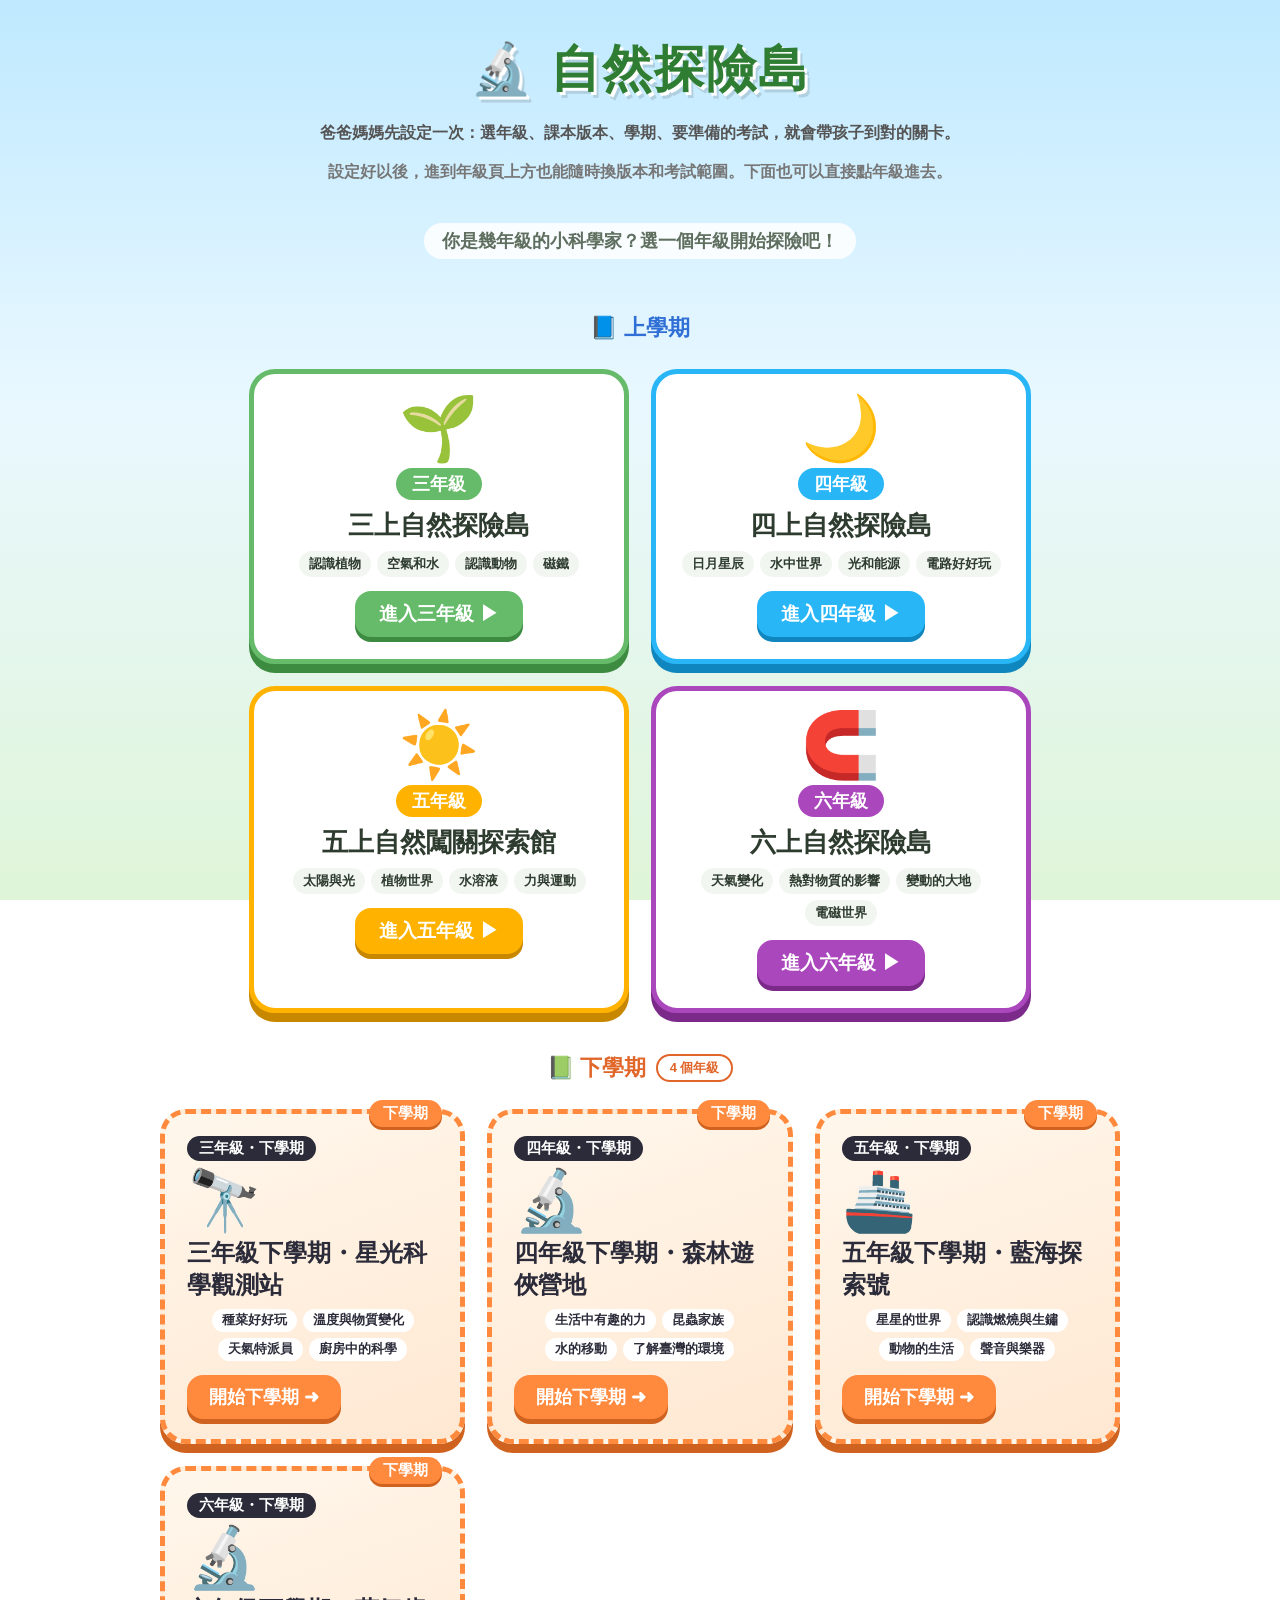
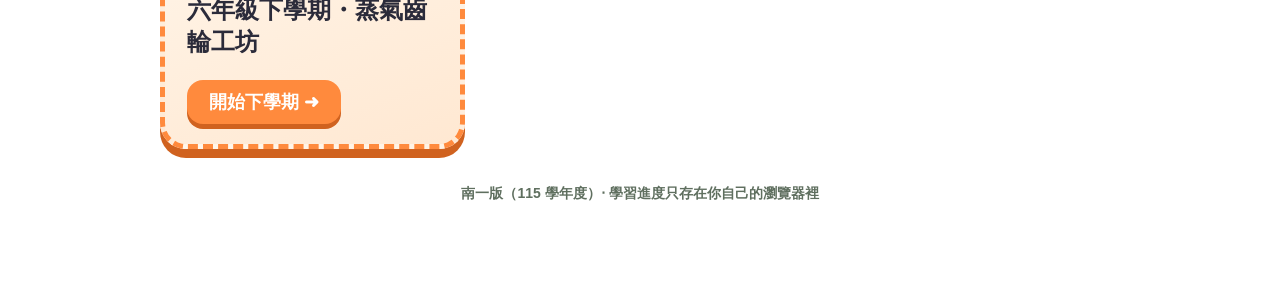
<file: index.html>
<!DOCTYPE html>
<html lang="zh-Hant-TW">
<head>
<meta charset="UTF-8">
<meta name="viewport" content="width=device-width, initial-scale=1, viewport-fit=cover">
<title>自然探險島・選擇年級</title>
<style>
:root{--ink:#2e3b2f;--muted:#5f6f5f;--font:"Microsoft JhengHei","PingFang TC","Noto Sans TC",sans-serif}
*{box-sizing:border-box}
html,body{margin:0;min-height:100%}
body{font-family:var(--font);font-weight:700;color:var(--ink);min-height:100dvh;
  background:linear-gradient(180deg,#bfe9ff 0%,#e9f8ff 45%,#dff5d8 100%);background-attachment:fixed;
  display:flex;flex-direction:column;align-items:center;padding:36px 16px 90px;gap:14px}
h1{margin:0;text-align:center;font-size:clamp(30px,7vw,50px);font-weight:900;color:#2f7d32;letter-spacing:2px;
  text-shadow:3px 3px 0 #fff,5px 6px 0 rgba(0,0,0,.12)}
h1 span{display:inline-block;animation:bob 2.6s ease-in-out infinite}
.sub{margin:0 0 14px;background:rgba(255,255,255,.85);padding:6px 18px;border-radius:99px;font-size:18px;text-align:center;color:var(--muted)}
.grades{display:grid;grid-template-columns:repeat(2,minmax(0,380px));gap:22px;width:100%;justify-content:center}
.grade{display:flex;flex-direction:column;align-items:center;gap:8px;padding:22px 18px;text-decoration:none;color:var(--ink);text-align:center;
  background:#fff;border:5px solid var(--c);border-radius:26px;box-shadow:0 9px 0 var(--d);transition:transform .15s}
.grade:hover{transform:translateY(-6px) rotate(-.5deg)}
.grade:active{transform:translateY(4px)}
.g3{--c:#66bb6a;--d:#3d8b40}.g4{--c:#29b6f6;--d:#0f86bd}.g5{--c:#ffb300;--d:#c78800}.g6{--c:#ab47bc;--d:#7b2a8a}
.icon{font-size:64px;line-height:1;animation:bob 2.2s ease-in-out infinite}
.g4 .icon,.g6 .icon{animation-delay:-1.1s}
.badge{font-size:18px;font-weight:900;color:#fff;background:var(--c);padding:4px 16px;border-radius:99px}
.name{font-size:clamp(21px,4.8vw,26px);font-weight:900}
.units{display:flex;flex-wrap:wrap;justify-content:center;gap:6px}
.units span{font-size:13px;padding:4px 10px;border-radius:99px;background:#f2f6f1}
.go{margin-top:6px;font-size:19px;font-weight:900;color:#fff;background:var(--c);padding:10px 24px;border-radius:16px;box-shadow:0 5px 0 var(--d)}
.foot{color:var(--muted);font-size:14px;margin-top:22px;text-align:center}
@keyframes bob{0%,100%{transform:translateY(0)}50%{transform:translateY(-7px)}}
@media (max-width:680px){.grades{grid-template-columns:1fr}}
@media (prefers-reduced-motion:reduce){*{animation:none !important}}
</style>

<style id="sem-style">
.sem{display:flex;align-items:center;gap:10px;max-width:960px;margin:26px auto 12px;padding:0 4px;font:900 22px "Microsoft JhengHei","PingFang TC","Noto Sans TC",sans-serif;color:#2b2b3a}
.sem span{font-size:13px;font-weight:700;padding:3px 12px;border-radius:99px;background:#fff;border:2px solid currentColor}
.sem.up{color:#2f6fd6}.sem.down{color:#e0662a}
.sem-grid{display:grid;grid-template-columns:repeat(auto-fit,minmax(280px,1fr));gap:22px;max-width:960px;margin:0 auto;width:100%}
.sem-card{display:block;text-decoration:none;color:#2b2b3a;border-radius:26px;padding:22px 22px 20px;position:relative;
  background:linear-gradient(160deg,#fff7ec,#ffe8d2);border:5px dashed #ff8a3d;box-shadow:0 9px 0 #d0621f;transition:transform .15s;
  font-family:"Microsoft JhengHei","PingFang TC","Noto Sans TC",sans-serif}
.sem-card:hover{transform:translateY(-6px) rotate(.6deg)}
.sem-card .tag{position:absolute;top:-14px;right:18px;background:#ff8a3d;color:#fff;font-weight:900;font-size:15px;padding:4px 14px;border-radius:99px;box-shadow:0 3px 0 #d0621f}
.sem-card .badge{display:inline-block;font-weight:900;font-size:15px;padding:3px 12px;border-radius:99px;background:#2b2b3a;color:#fff}
.sem-card .icon{font-size:60px;line-height:1;margin:10px 0 4px}
.sem-card h2{margin:6px 0 8px;font-size:24px;font-weight:900}
.sem-card .units{display:flex;flex-wrap:wrap;gap:6px}
.sem-card .units span{font-size:12.5px;font-weight:700;padding:3px 10px;border-radius:99px;background:#fff}
.sem-card .go{display:inline-block;margin-top:14px;font-weight:900;font-size:18px;padding:10px 22px;border-radius:16px;background:#ff8a3d;color:#fff;box-shadow:0 5px 0 #d0621f}
.sem-empty{color:#8a7a99;font-weight:700;text-align:center;padding:10px}
</style>
</head>
<body>
  <h1><span>🔬</span> 自然探險島</h1>
<!-- 設定精靈 -->
<section style="margin:6px auto 26px;max-width:880px;padding:0 4px">
  <p style="text-align:center;font-weight:700;color:#555;margin:0 0 10px">爸爸媽媽先設定一次：選年級、課本版本、學期、要準備的考試，就會帶孩子到對的關卡。</p>
  <div id="kgv-root"></div>
  <p style="text-align:center;color:#777;margin:18px 0 0">設定好以後，進到年級頁上方也能隨時換版本和考試範圍。下面也可以直接點年級進去。</p>
</section>
<script src="https://kuog88.github.io/kg-ver.js"></script>
<script>KGVer.wizard(document.getElementById('kgv-root'), {"subject": "science", "name": "自然", "grades": [3, 4, 5, 6], "books": {"3上": "grade3/", "3下": "grade3-2/", "4上": "grade4/", "4下": "grade4-2/", "5上": "grade5/", "5下": "grade5-2/", "6上": "grade6/", "6下": "grade6-2/"}});</script>
<!-- /設定精靈 -->

  <p class="sub">你是幾年級的小科學家？選一個年級開始探險吧！</p>
<h2 class="sem up">📘 上學期</h2>
  <div class="grades">
    <a class="grade g3" href="grade3/">
      <div class="icon">🌱</div>
      <span class="badge">三年級</span>
      <span class="name">三上自然探險島</span>
      <div class="units"><span>認識植物</span><span>空氣和水</span><span>認識動物</span><span>磁鐵</span></div>
      <span class="go">進入三年級 ▶</span>
    </a>
    <a class="grade g4" href="grade4/">
      <div class="icon">🌙</div>
      <span class="badge">四年級</span>
      <span class="name">四上自然探險島</span>
      <div class="units"><span>日月星辰</span><span>水中世界</span><span>光和能源</span><span>電路好好玩</span></div>
      <span class="go">進入四年級 ▶</span>
    </a>
    <a class="grade g5" href="grade5/">
      <div class="icon">☀️</div>
      <span class="badge">五年級</span>
      <span class="name">五上自然闖關探索館</span>
      <div class="units"><span>太陽與光</span><span>植物世界</span><span>水溶液</span><span>力與運動</span></div>
      <span class="go">進入五年級 ▶</span>
    </a>
    <a class="grade g6" href="grade6/">
      <div class="icon">🧲</div>
      <span class="badge">六年級</span>
      <span class="name">六上自然探險島</span>
      <div class="units"><span>天氣變化</span><span>熱對物質的影響</span><span>變動的大地</span><span>電磁世界</span></div>
      <span class="go">進入六年級 ▶</span>
    </a>
  </div>
  <!-- 下學期 -->
  <h2 class="sem down">📗 下學期 <span>4 個年級</span></h2>
  <div class="sem-grid">
    <a class="sem-card" href="grade3-2/">
      <span class="tag">下學期</span>
      <span class="badge">三年級・下學期</span>
      <div class="icon">🔭</div>
      <h2>三年級下學期・星光科學觀測站</h2>
      <div class="units"><span>種菜好好玩</span><span>溫度與物質變化</span><span>天氣特派員</span><span>廚房中的科學</span></div>
      <span class="go">開始下學期 ➜</span>
    </a>
    <a class="sem-card" href="grade4-2/">
      <span class="tag">下學期</span>
      <span class="badge">四年級・下學期</span>
      <div class="icon">🔬</div>
      <h2>四年級下學期・森林遊俠營地</h2>
      <div class="units"><span>生活中有趣的力</span><span>昆蟲家族</span><span>水的移動</span><span>了解臺灣的環境</span></div>
      <span class="go">開始下學期 ➜</span>
    </a>
    <a class="sem-card" href="grade5-2/">
      <span class="tag">下學期</span>
      <span class="badge">五年級・下學期</span>
      <div class="icon">🚢</div>
      <h2>五年級下學期・藍海探索號</h2>
      <div class="units"><span>星星的世界</span><span>認識燃燒與生鏽</span><span>動物的生活</span><span>聲音與樂器</span></div>
      <span class="go">開始下學期 ➜</span>
    </a>
    <a class="sem-card" href="grade6-2/">
      <span class="tag">下學期</span>
      <span class="badge">六年級・下學期</span>
      <div class="icon">🔬</div>
      <h2>六年級下學期・蒸氣齒輪工坊</h2>
      <div class="units"></div>
      <span class="go">開始下學期 ➜</span>
    </a>
  </div>
<!-- /下學期 -->

  <p class="foot">南一版（115 學年度）‧ 學習進度只存在你自己的瀏覽器裡</p>
<script src="https://kuog88.github.io/home-button.js" defer></script>
<script src="https://kuog88.github.io/bgm.js" defer></script>
</body>
</html>
</file>
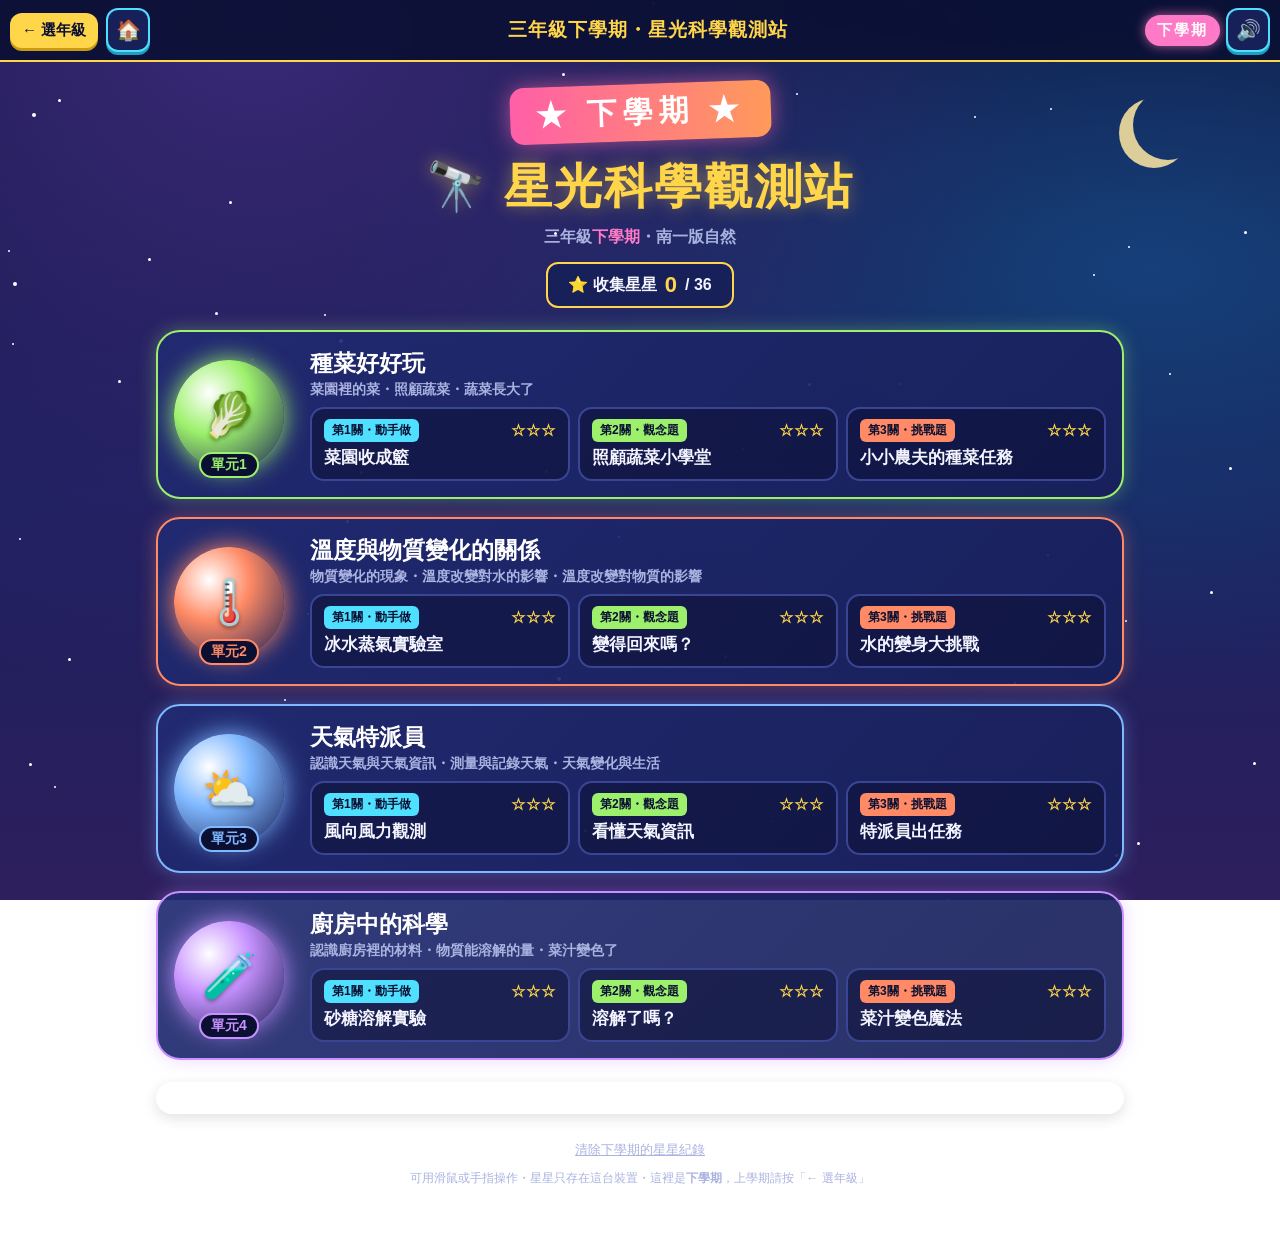
<file: grade3-2/index.html>
<!DOCTYPE html>
<html lang="zh-Hant-TW">
<head>
<meta charset="UTF-8">
<meta name="viewport" content="width=device-width, initial-scale=1, maximum-scale=1, user-scalable=no">
<title>三年級下學期・星光科學觀測站（自然）</title>
<link rel="stylesheet" href="css/style.css?v=20261103v">
</head>
<body>
<div class="sky" aria-hidden="true"><span class="moon"></span><span class="shoot"></span></div>
<header class="topbar">
  <div class="left"><a class="grade-link" href="../index.html">← 選年級</a><button id="btn-home" class="icon-btn" title="回觀測站首頁" aria-label="回觀測站首頁">🏠</button></div>
  <div id="top-title">三年級下學期・星光科學觀測站</div>
  <span class="sem-pill">下學期</span>
  <button id="btn-sound" class="icon-btn" title="聲音開關" aria-label="聲音開關">🔊</button>
</header>
<main id="app"></main>
<div id="toast" class="toast" hidden></div>

<script src="https://kuog88.github.io/kg-ver.js"></script>
<script src="js/book.js?v=20261103v"></script>
<script src="js/engine.js?v=20261103v"></script>
<script src="js/u1.js?v=20261103v"></script>
<script src="js/u2.js?v=20261103v"></script>
<script src="js/u3.js?v=20261103v"></script>
<script src="js/u4.js?v=20261103v"></script>
<script src="js/x-an.js?v=20261103v"></script>
<script src="js/x-sv.js?v=20261103v"></script>
<script src="js/x-wt.js?v=20261103v"></script>
<script src="js/x-se.js?v=20261103v"></script>
<script src="js/app.js?v=20261103v"></script>
<script src="js/exam-bank.js?v=20261103v"></script>
<script src="js/exam-x.js?v=20261103v"></script>
<script src="https://kuog88.github.io/kg-exam.js" defer></script>
<script>
window.addEventListener('load', function m() { if (window.KGExam) G.mountExam(); else setTimeout(m, 200); });
</script>
<script src="https://kuog88.github.io/home-button.js" defer></script>
<script src="https://kuog88.github.io/bgm.js" defer></script>
</body>
</html>
</file>
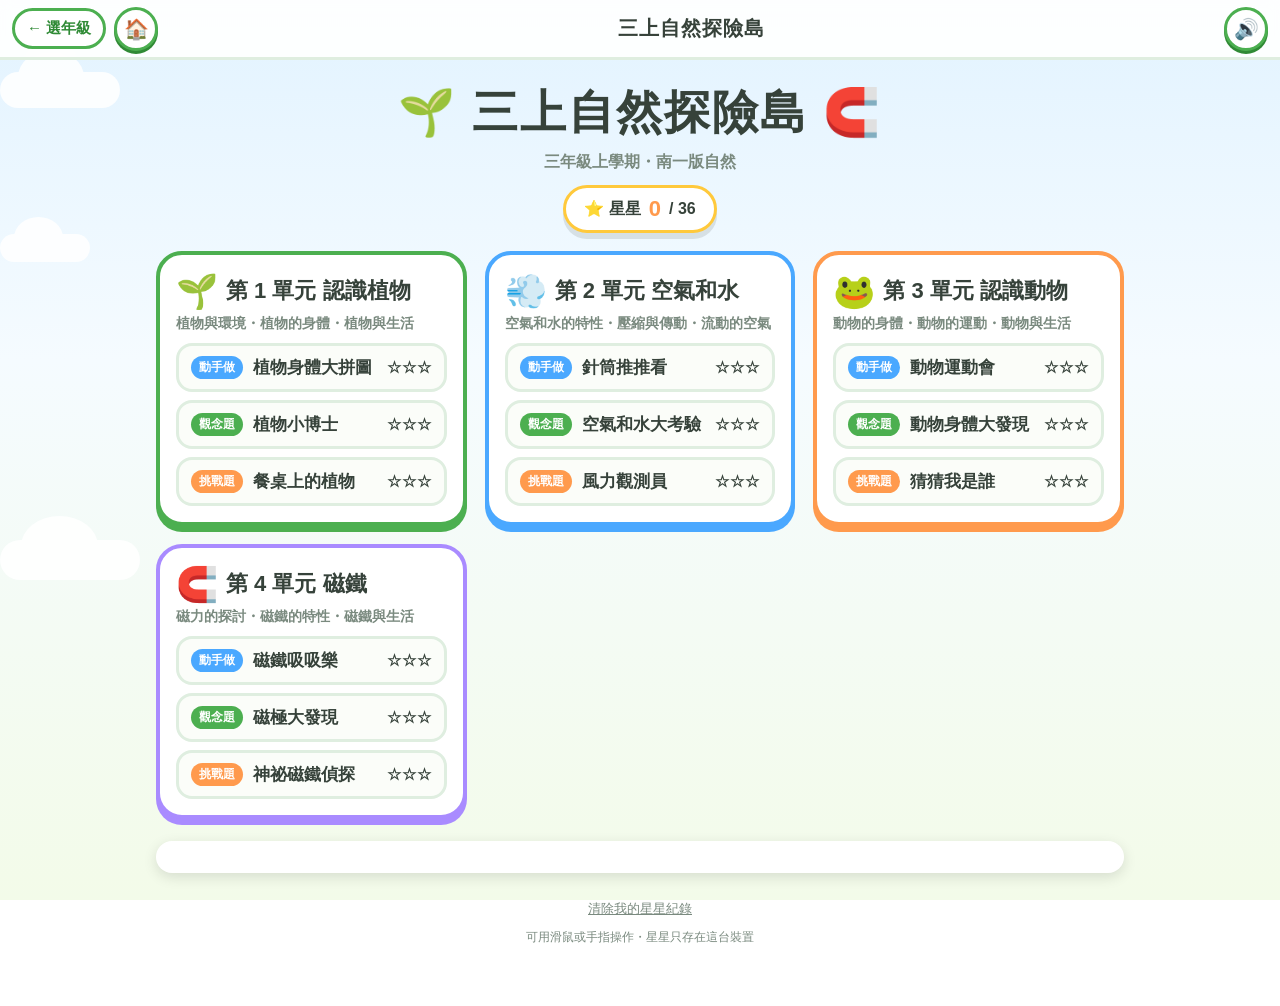
<file: grade3/index.html>
<!DOCTYPE html>
<html lang="zh-Hant-TW">
<head>
<meta charset="UTF-8">
<meta name="viewport" content="width=device-width, initial-scale=1, maximum-scale=1, user-scalable=no">
<title>三上自然探險島</title>
<link rel="stylesheet" href="css/style.css?v=20261103v">
</head>
<body>
<div class="deco" aria-hidden="true">
  <span class="cloud" style="top:8%;width:120px;height:36px;animation-duration:70s"></span>
  <span class="cloud" style="top:26%;width:90px;height:28px;animation-duration:95s;animation-delay:-40s"></span>
  <span class="cloud" style="top:60%;width:140px;height:40px;animation-duration:110s;animation-delay:-70s"></span>
</div>
<header class="topbar">
  <div class="left"><a class="grade-link" href="../index.html">← 選年級</a><button id="btn-home" class="icon-btn" title="回本年級地圖" aria-label="回本年級地圖">🏠</button></div>
  <div id="top-title">三上自然探險島</div>
  <button id="btn-sound" class="icon-btn" title="聲音開關" aria-label="聲音開關">🔊</button>
</header>
<main id="app"></main>
<div id="toast" class="toast" hidden></div>

<script src="https://kuog88.github.io/kg-ver.js"></script>
<script src="js/book.js?v=20261103v"></script>
<script src="js/engine.js?v=20261103v"></script>
<script src="js/u1.js?v=20261103v"></script>
<script src="js/u2.js?v=20261103v"></script>
<script src="js/u3.js?v=20261103v"></script>
<script src="js/u4.js?v=20261103v"></script>
<script src="js/x-fo.js?v=20261103v"></script>
<script src="js/x-aq.js?v=20261103v"></script>
<script src="js/x-ds.js?v=20261103v"></script>
<script src="js/x-ab.js?v=20261103v"></script>
<script src="js/app.js?v=20261103v"></script>
<script src="js/exam-bank.js?v=20261103v"></script>
<script src="js/exam-x.js?v=20261103v"></script>
<script src="https://kuog88.github.io/kg-exam.js" defer></script>
<script>
window.addEventListener('load', function m() { if (window.KGExam) G.mountExam(); else setTimeout(m, 200); });
</script>
<script src="https://kuog88.github.io/home-button.js" defer></script>
<script src="https://kuog88.github.io/bgm.js" defer></script>
</body>
</html>
</file>
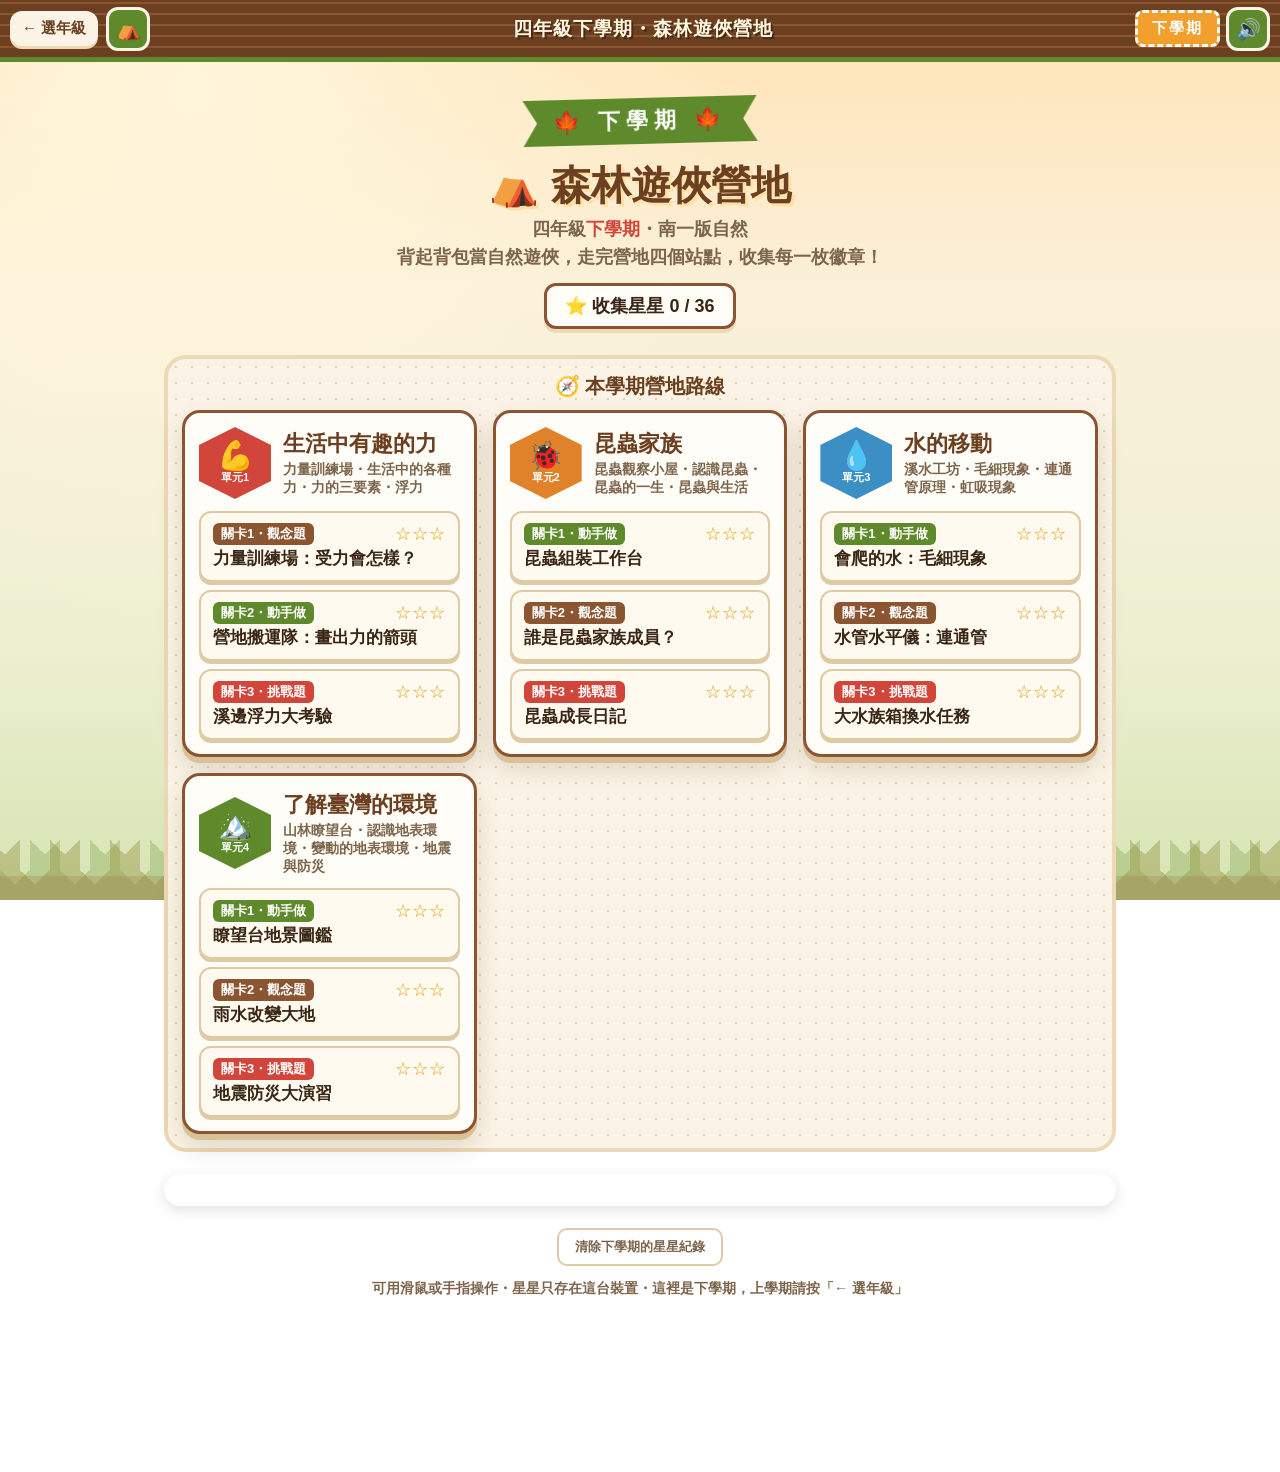
<file: grade4-2/index.html>
<!DOCTYPE html>
<html lang="zh-Hant-TW">
<head>
<meta charset="UTF-8">
<meta name="viewport" content="width=device-width, initial-scale=1, maximum-scale=1, user-scalable=no">
<title>四年級下學期・森林遊俠營地（自然）</title>
<link rel="stylesheet" href="css/style.css?v=20261103v">
</head>
<body>
<div class="woods" aria-hidden="true"><i></i><i></i><i></i></div>
<div class="leaf" aria-hidden="true">🍁</div>
<div class="leaf l2" aria-hidden="true">🍂</div>
<header class="topbar">
  <div class="left"><a class="grade-link" href="../index.html">← 選年級</a><button id="btn-home" class="icon-btn" title="回營地地圖" aria-label="回營地地圖">⛺</button></div>
  <div id="top-title" class="top-title">四年級下學期・森林遊俠營地</div>
  <span class="sem-pill">下學期</span>
  <button id="btn-sound" class="icon-btn" title="聲音開關" aria-label="聲音開關">🔊</button>
</header>
<main id="app"></main>
<div id="toast" class="toast" hidden></div>

<script src="https://kuog88.github.io/kg-ver.js"></script>
<script src="js/book.js?v=20261103v"></script>
<script src="js/engine.js?v=20261103v"></script>
<script src="js/types2.js?v=20261103v"></script>
<script src="js/u1.js?v=20261103v"></script>
<script src="js/u2.js?v=20261103v"></script>
<script src="js/u3.js?v=20261103v"></script>
<script src="js/u4.js?v=20261103v"></script>
<script src="js/x-sm.js?v=20261103v"></script>
<script src="js/x-en.js?v=20261103v"></script>
<script src="js/x-rs.js?v=20261103v"></script>
<script src="js/x-pt.js?v=20261103v"></script>
<script src="js/x-ci.js?v=20261103v"></script>
<script src="js/app.js?v=20261103v"></script>
<script src="js/exam-bank.js?v=20261103v"></script>
<script src="js/exam-x.js?v=20261103v"></script>
<script src="https://kuog88.github.io/kg-exam.js" defer></script>
<script>
window.addEventListener('load', function m() { if (window.KGExam) G.mountExam(); else setTimeout(m, 200); });
</script>
<script src="https://kuog88.github.io/home-button.js" defer></script>
<script src="https://kuog88.github.io/bgm.js" defer></script>
</body>
</html>
</file>
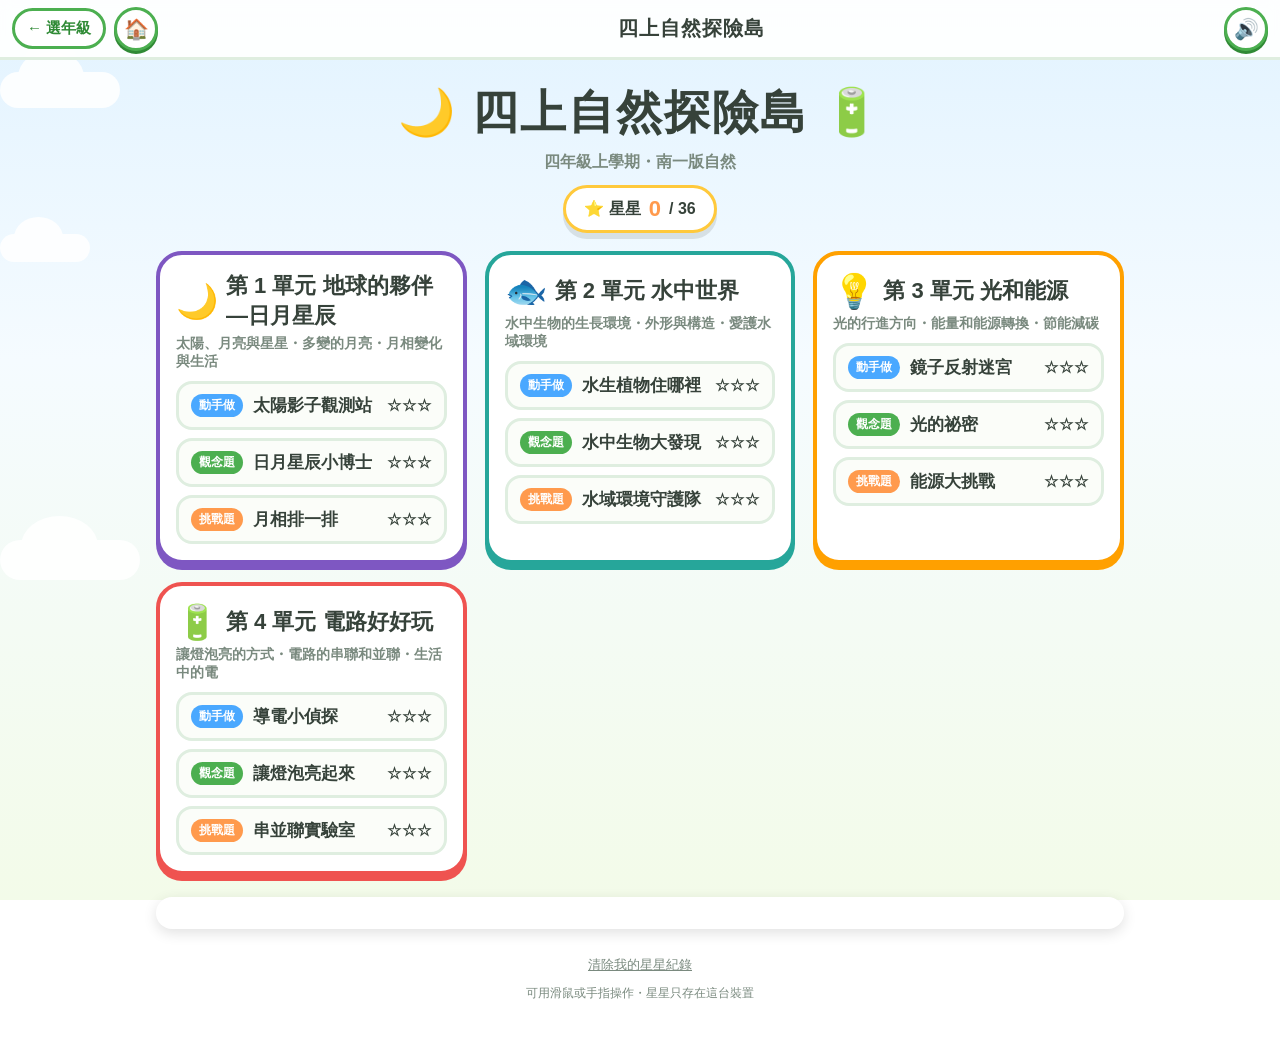
<file: grade4/index.html>
<!DOCTYPE html>
<html lang="zh-Hant-TW">
<head>
<meta charset="UTF-8">
<meta name="viewport" content="width=device-width, initial-scale=1, maximum-scale=1, user-scalable=no">
<title>四上自然探險島</title>
<link rel="stylesheet" href="css/style.css?v=20261103v">
</head>
<body>
<div class="deco" aria-hidden="true">
  <span class="cloud" style="top:8%;width:120px;height:36px;animation-duration:70s"></span>
  <span class="cloud" style="top:26%;width:90px;height:28px;animation-duration:95s;animation-delay:-40s"></span>
  <span class="cloud" style="top:60%;width:140px;height:40px;animation-duration:110s;animation-delay:-70s"></span>
</div>
<header class="topbar">
  <div class="left"><a class="grade-link" href="../index.html">← 選年級</a><button id="btn-home" class="icon-btn" title="回本年級地圖" aria-label="回本年級地圖">🏠</button></div>
  <div id="top-title">四上自然探險島</div>
  <button id="btn-sound" class="icon-btn" title="聲音開關" aria-label="聲音開關">🔊</button>
</header>
<main id="app"></main>
<div id="toast" class="toast" hidden></div>

<script src="https://kuog88.github.io/kg-ver.js"></script>
<script src="js/book.js?v=20261103v"></script>
<script src="js/engine.js?v=20261103v"></script>
<script src="js/u1.js?v=20261103v"></script>
<script src="js/u2.js?v=20261103v"></script>
<script src="js/u3.js?v=20261103v"></script>
<script src="js/u4.js?v=20261103v"></script>
<script src="js/x-lf.js?v=20261103v"></script>
<script src="js/x-tm.js?v=20261103v"></script>
<script src="js/x-ab.js?v=20261103v"></script>
<script src="js/x-sd.js?v=20261103v"></script>
<script src="js/app.js?v=20261103v"></script>
<script src="js/exam-bank.js?v=20261103v"></script>
<script src="js/exam-x.js?v=20261103v"></script>
<script src="https://kuog88.github.io/kg-exam.js" defer></script>
<script>
window.addEventListener('load', function m() { if (window.KGExam) G.mountExam(); else setTimeout(m, 200); });
</script>
<script src="https://kuog88.github.io/home-button.js" defer></script>
<script src="https://kuog88.github.io/bgm.js" defer></script>
</body>
</html>
</file>
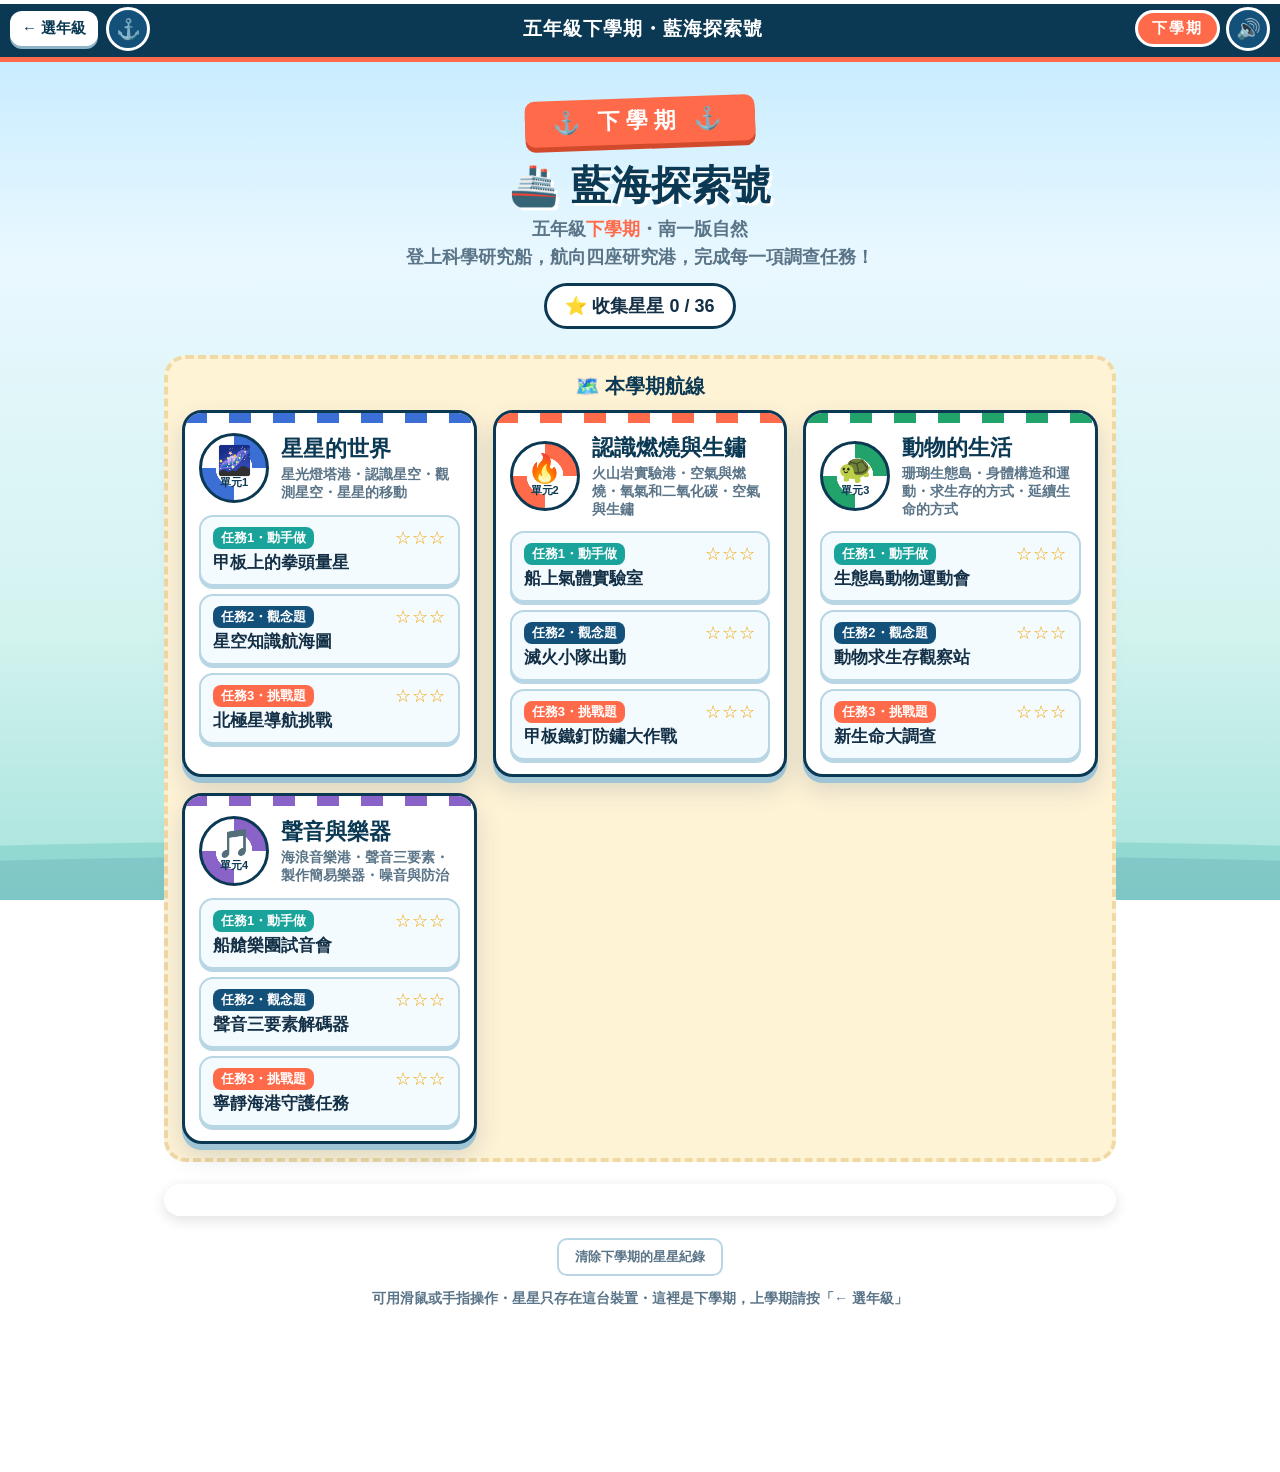
<file: grade5-2/index.html>
<!DOCTYPE html>
<html lang="zh-Hant-TW">
<head>
<meta charset="UTF-8">
<meta name="viewport" content="width=device-width, initial-scale=1, maximum-scale=1, user-scalable=no">
<title>五年級下學期・藍海探索號（自然）</title>
<link rel="stylesheet" href="css/style.css?v=20261103v">
</head>
<body>
<div class="sea" aria-hidden="true"><i></i><i></i></div>
<div class="gull" aria-hidden="true">🕊️</div>
<header class="topbar">
  <div class="left"><a class="grade-link" href="../index.html">← 選年級</a><button id="btn-home" class="icon-btn" title="回航海圖" aria-label="回航海圖">⚓</button></div>
  <div id="top-title" class="top-title">五年級下學期・藍海探索號</div>
  <span class="sem-pill">下學期</span>
  <button id="btn-sound" class="icon-btn" title="聲音開關" aria-label="聲音開關">🔊</button>
</header>
<main id="app"></main>
<div id="toast" class="toast" hidden></div>

<script src="https://kuog88.github.io/kg-ver.js"></script>
<script src="js/book.js?v=20261103v"></script>
<script src="js/engine.js?v=20261103v"></script>
<script src="js/types2.js?v=20261103v"></script>
<script src="js/u1.js?v=20261103v"></script>
<script src="js/u2.js?v=20261103v"></script>
<script src="js/u3.js?v=20261103v"></script>
<script src="js/u4.js?v=20261103v"></script>
<script src="js/x-fm.js?v=20261103v"></script>
<script src="js/x-ea.js?v=20261103v"></script>
<script src="js/x-qk.js?v=20261103v"></script>
<script src="js/x-pl.js?v=20261103v"></script>
<script src="js/x-ht.js?v=20261103v"></script>
<script src="js/x-fd.js?v=20261103v"></script>
<script src="js/app.js?v=20261103v"></script>
<script src="js/exam-bank.js?v=20261103v"></script>
<script src="js/exam-x.js?v=20261103v"></script>
<script src="https://kuog88.github.io/kg-exam.js" defer></script>
<script>
window.addEventListener('load', function m() { if (window.KGExam) G.mountExam(); else setTimeout(m, 200); });
</script>
<script src="https://kuog88.github.io/home-button.js" defer></script>
<script src="https://kuog88.github.io/bgm.js" defer></script>
</body>
</html>
</file>
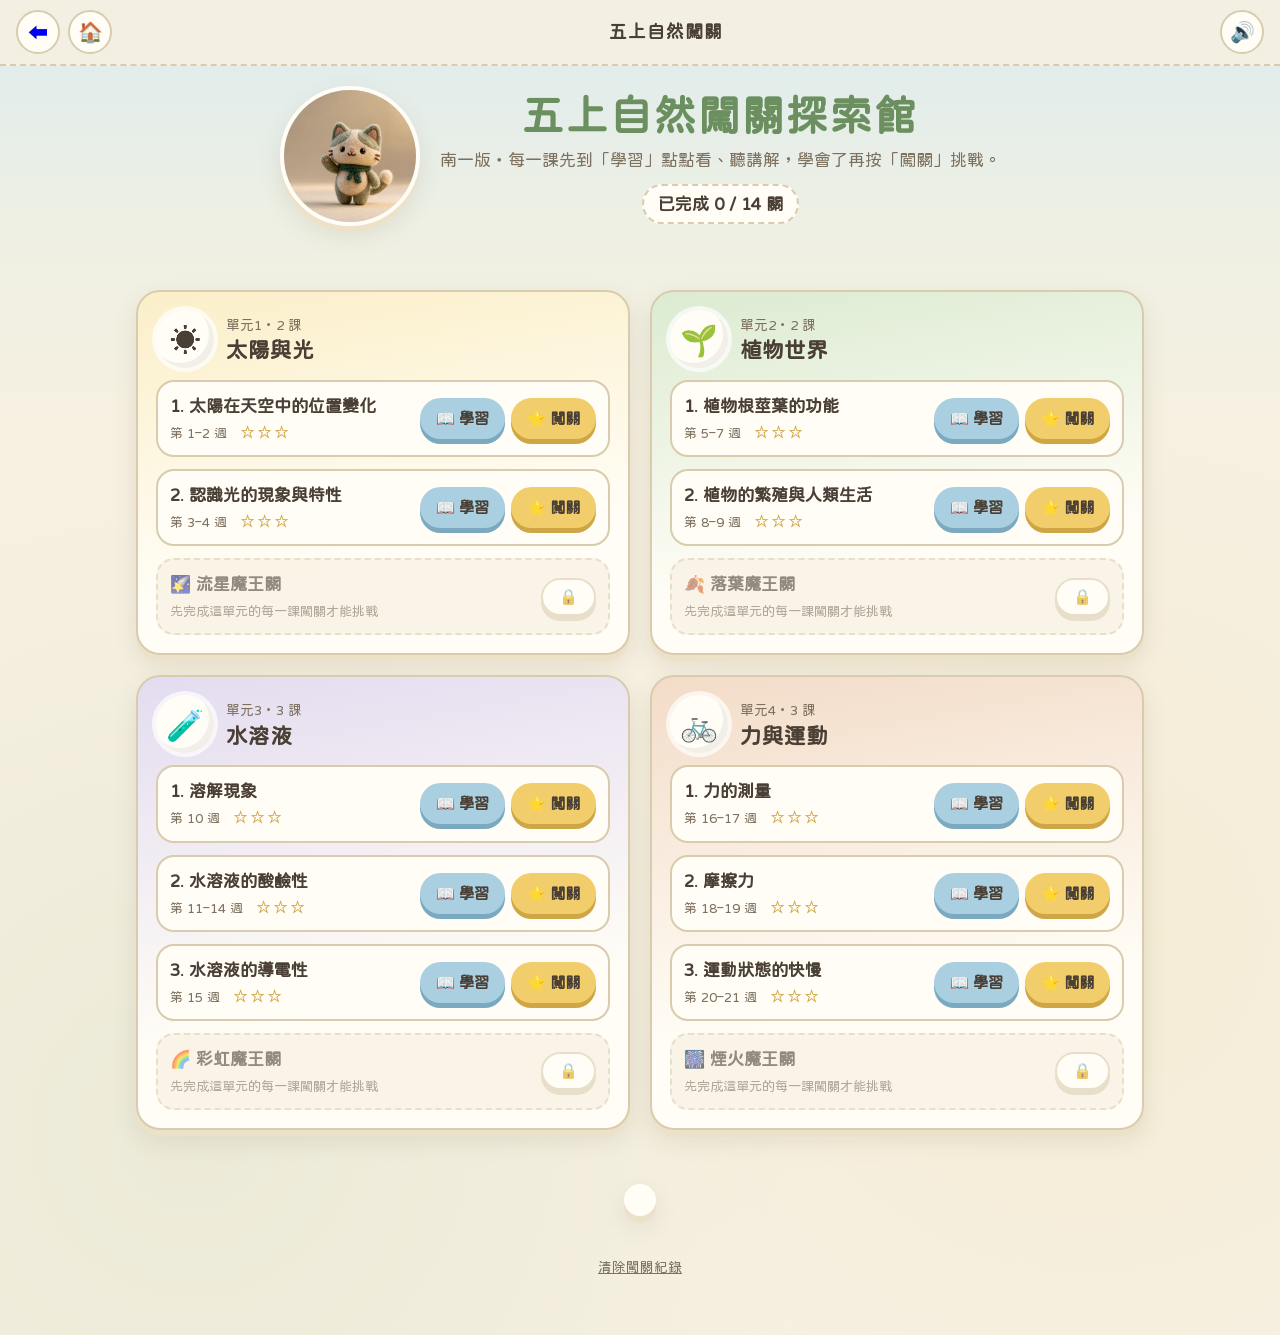
<file: grade5/index.html>
<!doctype html>
<html lang="zh-Hant-TW">
<head>
<meta charset="utf-8">
<meta name="viewport" content="width=device-width, initial-scale=1, viewport-fit=cover">
<title>五上自然闖關探索館</title>
<link rel="preconnect" href="https://fonts.googleapis.com">
<link rel="preconnect" href="https://fonts.gstatic.com" crossorigin>
<link rel="stylesheet" href="https://fonts.googleapis.com/css2?family=Huninn&family=Noto+Sans+TC:wght@400;700;900&display=swap">
<link rel="stylesheet" href="css/style.css?v=20261103v">
</head>
<body>
<header class="topbar">
  <a href="../index.html" class="icon-btn" title="選年級" aria-label="選年級" style="text-decoration:none;display:inline-flex;align-items:center;justify-content:center">⬅️</a>
  <button id="btn-home" class="icon-btn" title="回地圖" aria-label="回地圖">🏠</button>
  <div id="top-title">五上自然闖關</div>
  <button id="btn-sound" class="icon-btn" title="聲音開關" aria-label="聲音開關">🔊</button>
</header>
<main id="app"></main>

<script src="https://kuog88.github.io/kg-ver.js"></script>
<script src="js/book.js?v=20261103v"></script>
<script src="js/units.js?v=20261103v"></script>
<script src="js/u1.js?v=20261103v"></script>
<script src="js/u2.js?v=20261103v"></script>
<script src="js/u3.js?v=20261103v"></script>
<script src="js/u4.js?v=20261121"></script>
<script src="js/extra.js?v=20261103v"></script>
<script src="js/x-lessons.js?v=20261103v"></script>
<script src="js/media.js?v=20261103v"></script>
<script src="js/app.js?v=20261103v"></script>
<script src="js/exam-bank.js?v=20261103v"></script>
<script src="js/exam-x.js?v=20261103v"></script>
<script src="https://kuog88.github.io/kg-exam.js" defer></script>
<script>
window.addEventListener('load', function m() { if (window.KGExam) window.mountExam(); else setTimeout(m, 200); });
</script>
<script src="https://kuog88.github.io/home-button.js" defer></script>
<script src="https://kuog88.github.io/bgm.js" defer></script>
</body>
</html>
</file>
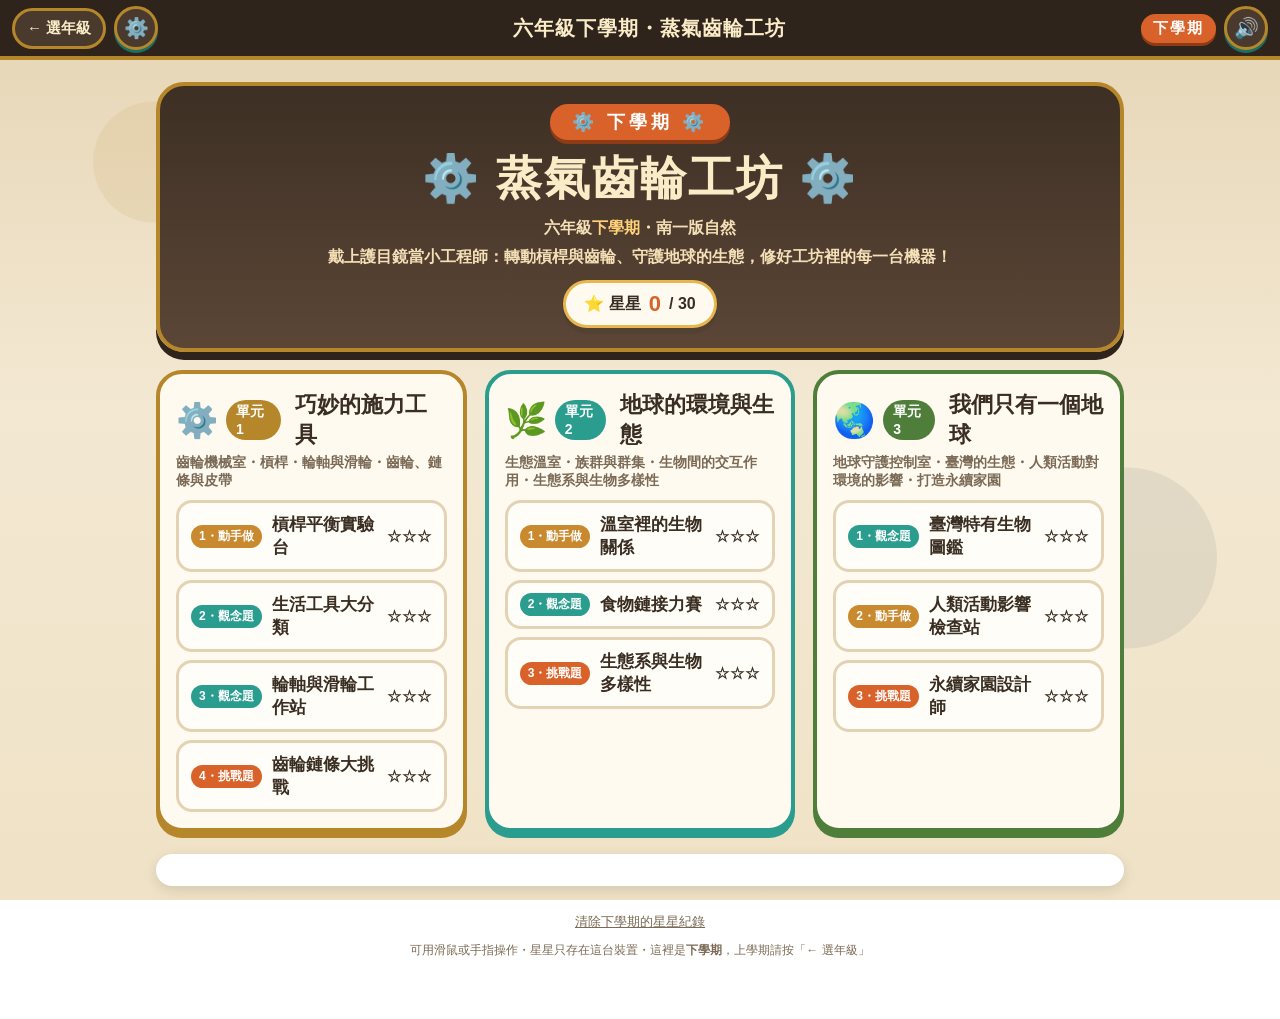
<file: grade6-2/index.html>
<!DOCTYPE html>
<html lang="zh-Hant-TW">
<head>
<meta charset="UTF-8">
<meta name="viewport" content="width=device-width, initial-scale=1, maximum-scale=1, user-scalable=no">
<title>六年級下學期・蒸氣齒輪工坊（自然）</title>
<link rel="stylesheet" href="css/style.css?v=20261103v">
</head>
<body>
<header class="topbar">
  <div class="left"><a class="grade-link" href="../index.html">← 選年級</a><button id="btn-home" class="icon-btn" title="回工坊大廳" aria-label="回工坊大廳">⚙️</button></div>
  <div id="top-title">六年級下學期・蒸氣齒輪工坊</div>
  <span class="sem-pill">下學期</span>
  <button id="btn-sound" class="icon-btn" title="聲音開關" aria-label="聲音開關">🔊</button>
</header>
<main id="app"></main>
<div id="toast" class="toast" hidden></div>

<script src="https://kuog88.github.io/kg-ver.js"></script>
<script src="js/book.js?v=20261103v"></script>
<script src="js/engine.js?v=20261103v"></script>
<script src="js/u-mach.js?v=20261103v"></script>
<script src="js/u-eco.js?v=20261103v"></script>
<script src="js/u-earth.js?v=20261103v"></script>
<script src="js/u-energy.js?v=20261103v"></script>
<script src="js/u-sound.js?v=20261103v"></script>
<script src="js/app.js?v=20261103v"></script>
<script src="js/exam-bank.js?v=20261103v"></script>
<script src="js/exam-x.js?v=20261103v"></script>
<script src="https://kuog88.github.io/kg-exam.js" defer></script>
<script>
window.addEventListener('load', function m() { if (window.KGExam) G.mountExam(); else setTimeout(m, 200); });
</script>
<script src="https://kuog88.github.io/home-button.js" defer></script>
<script src="https://kuog88.github.io/bgm.js" defer></script>
</body>
</html>
</file>
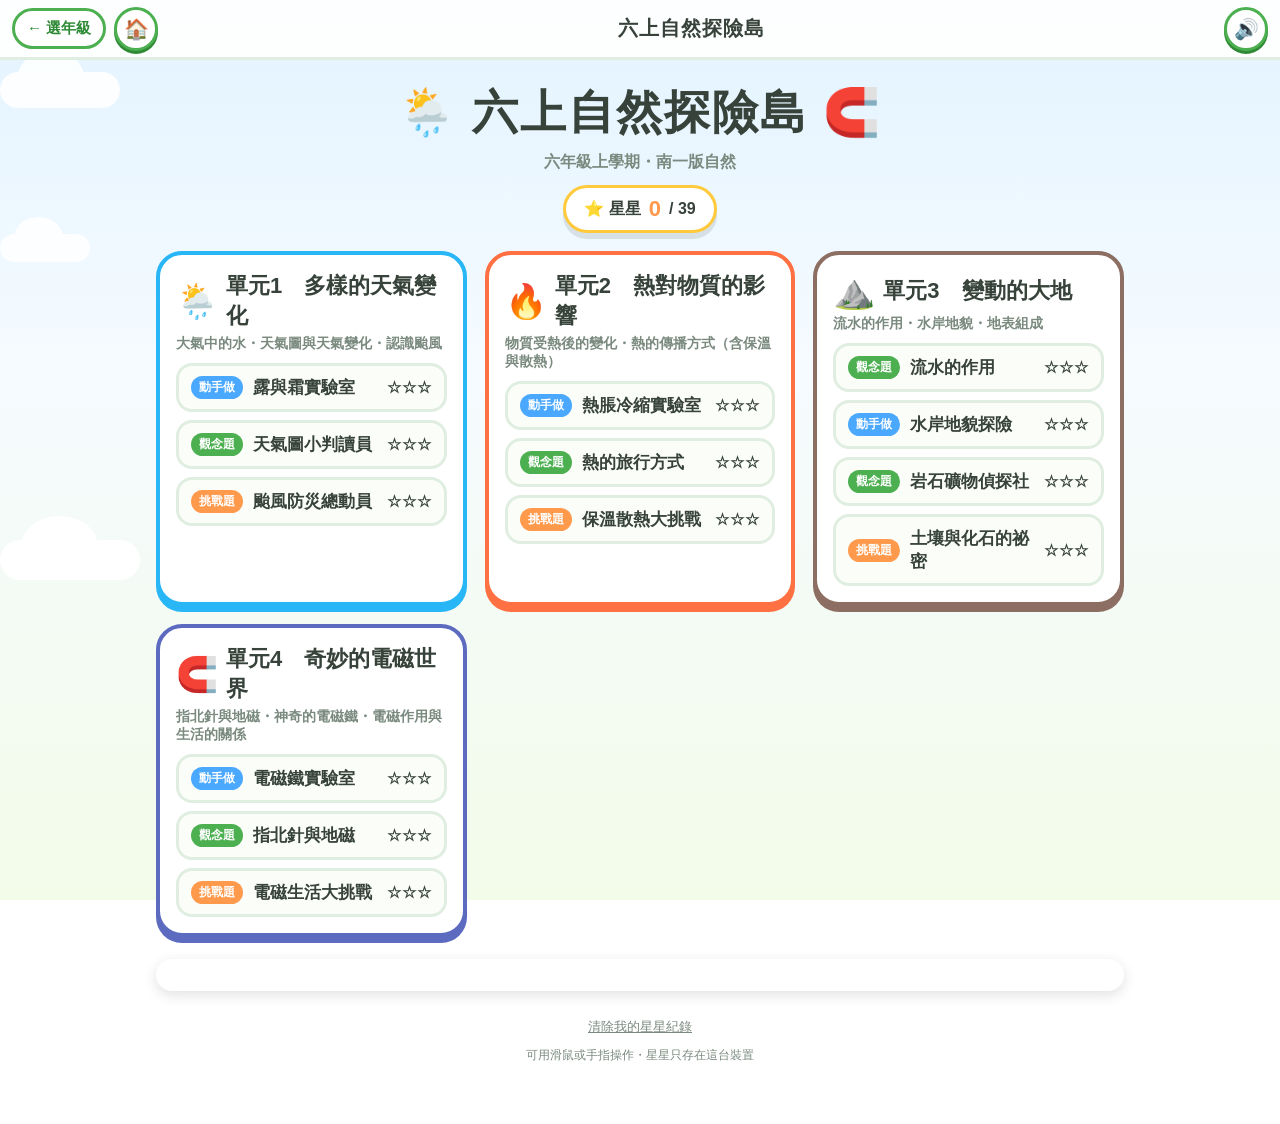
<file: grade6/index.html>
<!DOCTYPE html>
<html lang="zh-Hant-TW">
<head>
<meta charset="UTF-8">
<meta name="viewport" content="width=device-width, initial-scale=1, maximum-scale=1, user-scalable=no">
<title>六上自然探險島</title>
<link rel="stylesheet" href="css/style.css?v=20261103v">
</head>
<body>
<div class="deco" aria-hidden="true">
  <span class="cloud" style="top:8%;width:120px;height:36px;animation-duration:70s"></span>
  <span class="cloud" style="top:26%;width:90px;height:28px;animation-duration:95s;animation-delay:-40s"></span>
  <span class="cloud" style="top:60%;width:140px;height:40px;animation-duration:110s;animation-delay:-70s"></span>
</div>
<header class="topbar">
  <div class="left"><a class="grade-link" href="../index.html">← 選年級</a><button id="btn-home" class="icon-btn" title="回本年級地圖" aria-label="回本年級地圖">🏠</button></div>
  <div id="top-title">六上自然探險島</div>
  <button id="btn-sound" class="icon-btn" title="聲音開關" aria-label="聲音開關">🔊</button>
</header>
<main id="app"></main>
<div id="toast" class="toast" hidden></div>

<script src="https://kuog88.github.io/kg-ver.js"></script>
<script src="js/book.js?v=20261103v"></script>
<script src="js/engine.js?v=20261103v"></script>
<script src="js/u1.js?v=20261122"></script>
<script src="js/u2.js?v=20261103v"></script>
<script src="js/u3.js?v=20261103v"></script>
<script src="js/u4.js?v=20261103v"></script>
<script src="js/x-cc.js?v=20261103v"></script>
<script src="js/x-sol.js?v=20261103v"></script>
<script src="js/x-an.js?v=20261103v"></script>
<script src="js/x-br.js?v=20261103v"></script>
<script src="js/x-qk.js?v=20261103v"></script>
<script src="js/app.js?v=20261103v"></script>
<script src="js/exam-bank.js?v=20261103v"></script>
<script src="js/exam-x.js?v=20261103v"></script>
<script src="https://kuog88.github.io/kg-exam.js" defer></script>
<script>
window.addEventListener('load', function m() { if (window.KGExam) G.mountExam(); else setTimeout(m, 200); });
</script>
<script src="https://kuog88.github.io/home-button.js" defer></script>
<script src="https://kuog88.github.io/bgm.js" defer></script>
</body>
</html>
</file>
<file: grade3-2/css/style.css>
/* 三年級下學期・星光科學觀測站：夜空主題（深藍＋金色） */
:root{
  --sky1:#0b1033;--sky2:#1b1f5c;--sky3:#2e1f5e;
  --ink:#f3f4ff;--muted:#aab2e0;--panel:#18205a;--panel2:#212b72;--line:#3a4594;
  --gold:#ffd54a;--gold-d:#c99a12;--cyan:#4fe0ff;--cyan-d:#1e9fbf;--pink:#ff7ac6;--lime:#9cf06b;--coral:#ff8a65;
  --ok:#5ee08f;--green:#4fe0ff;--bad:#ff6b81;--shadow:0 8px 24px rgba(0,0,0,.35);
}
*{box-sizing:border-box;-webkit-tap-highlight-color:transparent}
html,body{margin:0;min-height:100%}
body{color:var(--ink);overflow-x:hidden;
  font-family:"Microsoft JhengHei","PingFang TC","Noto Sans TC","Heiti TC",sans-serif;
  background:radial-gradient(ellipse at 20% 0%,#3b2a7a 0%,transparent 55%),radial-gradient(ellipse at 90% 30%,#16407a 0%,transparent 50%),
    linear-gradient(180deg,var(--sky1) 0%,var(--sky2) 55%,var(--sky3) 100%);background-attachment:fixed}
button{font-family:inherit;color:var(--ink);touch-action:manipulation;cursor:pointer}
[hidden]{display:none!important}

/* 星空背景 */
.sky{position:fixed;inset:0;pointer-events:none;z-index:0;overflow:hidden}
.sky i{position:absolute;width:3px;height:3px;border-radius:50%;background:#fff;animation:twinkle 3s ease-in-out infinite}
.sky .moon{position:absolute;right:6%;top:90px;width:70px;height:70px;border-radius:50%;box-shadow:-14px 8px 0 0 #ffe9a3;opacity:.85}
.sky .shoot{position:absolute;top:18%;left:-10%;width:120px;height:2px;background:linear-gradient(90deg,transparent,#fff);
  transform:rotate(-18deg);animation:shoot 9s linear infinite}
@keyframes twinkle{50%{opacity:.25;transform:scale(.6)}}
@keyframes shoot{0%,80%{left:-15%;top:12%;opacity:0}82%{opacity:1}100%{left:110%;top:42%;opacity:0}}

/* 上方列 */
.topbar{position:fixed;top:0;left:0;right:0;z-index:50;height:62px;display:flex;align-items:center;justify-content:space-between;gap:6px;
  padding:0 10px;background:rgba(11,16,51,.9);border-bottom:2px solid var(--gold);backdrop-filter:blur(6px)}
.topbar .left{display:flex;align-items:center;gap:8px}
.grade-link{font-weight:900;font-size:15px;color:var(--sky1);text-decoration:none;padding:8px 12px;border-radius:12px;background:var(--gold);white-space:nowrap;box-shadow:0 3px 0 var(--gold-d)}
.grade-link:hover{filter:brightness(1.08)}
.sem-pill{flex:none;font-weight:900;font-size:15px;padding:6px 12px;border-radius:999px;background:var(--pink);color:#fff;letter-spacing:2px;box-shadow:0 0 12px rgba(255,122,198,.7)}
#top-title{font-weight:900;font-size:19px;letter-spacing:1px;text-align:center;flex:1;white-space:nowrap;overflow:hidden;text-overflow:ellipsis;padding:0 6px;color:var(--gold)}
.icon-btn{width:44px;height:44px;border-radius:12px;border:2px solid var(--cyan);background:var(--panel);font-size:20px;box-shadow:0 3px 0 var(--cyan-d)}
.icon-btn:active{transform:translateY(2px);box-shadow:0 1px 0 var(--cyan-d)}
#app{position:relative;z-index:1;max-width:1000px;margin:0 auto;padding:80px 16px 48px}

/* 首頁 */
.hero{text-align:center;margin:4px 0 22px}
.ribbon{display:inline-block;font-size:clamp(22px,5vw,30px);font-weight:900;letter-spacing:6px;color:#fff;padding:8px 26px;border-radius:14px;
  background:linear-gradient(90deg,#ff5fa8,#ff9a5a);box-shadow:0 0 22px rgba(255,110,170,.6);transform:rotate(-2deg)}
.hero h1{margin:14px 0 0;font-size:clamp(28px,6.4vw,48px);font-weight:900;letter-spacing:2px;color:var(--gold);text-shadow:0 0 18px rgba(255,213,74,.45)}
.hero p{color:var(--muted);margin:8px 0 0;font-weight:700}
.total{display:inline-flex;gap:8px;align-items:center;margin-top:14px;padding:8px 20px;border-radius:12px;background:var(--panel);
  border:2px solid var(--gold);font-weight:900}
.total b{color:var(--gold);font-size:22px}
.stations{display:flex;flex-direction:column;gap:18px;position:relative}
.station{display:grid;grid-template-columns:120px 1fr;gap:16px;align-items:center;padding:16px;border-radius:24px;
  background:linear-gradient(135deg,rgba(33,43,114,.92),rgba(24,32,90,.92));border:2px solid var(--c);box-shadow:0 0 18px color-mix(in srgb,var(--c) 35%,transparent)}
.planet{width:110px;height:110px;border-radius:50%;display:flex;flex-direction:column;align-items:center;justify-content:center;
  background:radial-gradient(circle at 32% 30%,#fff 0%,var(--c) 38%,#1a1f55 100%);box-shadow:0 0 24px var(--c);position:relative}
.planet .em{font-size:44px;line-height:1;filter:drop-shadow(0 2px 2px rgba(0,0,0,.4))}
.planet .no{position:absolute;bottom:-8px;background:var(--sky1);border:2px solid var(--c);color:var(--c);font-weight:900;font-size:14px;padding:2px 10px;border-radius:999px}
.station h2{margin:0 0 2px;font-size:23px;color:#fff}
.station .sub{color:var(--muted);font-size:14px;margin:0 0 8px;font-weight:700}
.lvs{display:grid;grid-template-columns:repeat(auto-fit,minmax(190px,1fr));gap:8px}
.lvbtn{display:flex;flex-direction:column;align-items:flex-start;gap:4px;text-align:left;padding:10px 12px;border-radius:14px;
  border:2px solid var(--line);background:rgba(11,16,51,.55);font-size:17px;font-weight:800}
.lvbtn:hover{border-color:var(--c);background:rgba(11,16,51,.85)}
.lvbtn:active{transform:scale(.98)}
.lvbtn .top{display:flex;width:100%;justify-content:space-between;align-items:center;gap:6px}
.tag{font-size:12px;font-weight:900;padding:3px 8px;border-radius:6px;color:var(--sky1);white-space:nowrap}
.tag.op{background:var(--cyan)}.tag.idea{background:var(--lime)}.tag.boss{background:var(--coral)}
.stars{letter-spacing:1px;font-size:16px;white-space:nowrap;color:var(--gold)}
.reset{display:block;margin:26px auto 0;background:none;border:none;color:var(--muted);text-decoration:underline;font-size:13px}
.foot{text-align:center;color:var(--muted);font-size:12px;margin-top:10px}

/* 關卡 */
.lvhead{background:var(--panel);border-radius:20px;padding:14px 16px;border:2px solid var(--c);box-shadow:var(--shadow);margin-bottom:14px}
.lvhead .crumb{font-size:13px;color:var(--muted);font-weight:800}
.lvhead .crumb .sem{color:var(--pink)}
.lvhead h2{margin:2px 0 6px;font-size:24px;color:var(--gold)}
.inst{display:flex;gap:10px;align-items:flex-start;font-size:18px;font-weight:700;line-height:1.55}
.say{flex:none;width:40px;height:40px;border-radius:10px;border:2px solid var(--cyan);background:var(--sky1);font-size:18px}
.bar{display:flex;gap:10px;align-items:center;justify-content:space-between;margin:0 0 12px;font-weight:800;color:var(--muted);flex-wrap:wrap}
.miss{color:var(--bad)}
.panel{background:var(--panel);border-radius:20px;padding:16px;box-shadow:var(--shadow);border:2px solid var(--line)}

.chip{display:inline-flex;align-items:center;gap:6px;padding:10px 14px;border-radius:12px;background:var(--panel2);border:2px solid var(--cyan);
  font-size:18px;font-weight:800;box-shadow:0 4px 0 var(--cyan-d);user-select:none;-webkit-user-select:none;touch-action:none;cursor:grab;margin:5px}
.chip .e{font-size:26px;line-height:1}
.chip.picked{background:#4a3a10;border-color:var(--gold);box-shadow:0 4px 0 var(--gold-d);transform:translateY(-3px)}
.chip.dragging{opacity:.35}
.chip.ghost{position:fixed;z-index:999;pointer-events:none;margin:0;transform:scale(1.08);box-shadow:0 10px 24px rgba(0,0,0,.5)}
.chip.small{font-size:14px;padding:5px 8px;margin:3px;box-shadow:none;cursor:default;border-color:var(--ok);background:#173d3a}
.chip.small .e{font-size:20px}
.pool{display:flex;flex-wrap:wrap;justify-content:center;min-height:60px;padding:8px;border-radius:16px;background:rgba(11,16,51,.6);border:2px dashed var(--line);margin-top:12px}
.bins{display:grid;grid-template-columns:repeat(auto-fit,minmax(150px,1fr));gap:10px}
.bin{min-height:120px;border-radius:16px;border:2px dashed var(--bc,var(--cyan));background:rgba(11,16,51,.45);padding:8px;text-align:center}
.bin h3{margin:0 0 6px;font-size:18px}
.bin.hi,.drop.hi{background:rgba(255,213,74,.18);border-style:solid}
.shake{animation:shake .4s}
@keyframes shake{20%,60%{transform:translateX(-7px)}40%,80%{transform:translateX(7px)}}
.pop{animation:pop .35s}
@keyframes pop{50%{transform:scale(1.12)}}

/* 選擇題 */
.q{font-size:21px;font-weight:800;line-height:1.55;margin:4px 0 12px}
.q .big{display:block;font-size:46px;text-align:center;margin:6px 0}
.q .big svg{width:100%;max-width:340px;height:auto}
.opts{display:grid;grid-template-columns:repeat(auto-fit,minmax(200px,1fr));gap:10px}
.opt{padding:14px;border-radius:14px;border:2px solid var(--line);background:var(--panel2);font-size:19px;font-weight:800;text-align:left;box-shadow:0 4px 0 #0d1240}
.opt:hover{border-color:var(--cyan)}
.opt.wrong{border-color:var(--bad);background:#4a1d33;color:#ffc2cd}
.opt.right{border-color:var(--ok);background:#1b4a3c}
.opt:disabled{cursor:default}
.why{margin-top:12px;padding:12px 14px;border-radius:12px;background:#132f45;border:2px solid #2b6c8a;font-size:17px;line-height:1.6;font-weight:700}
.dots{display:flex;gap:6px}
.dots i{width:12px;height:12px;border-radius:3px;background:#323c84;transform:rotate(45deg)}
.dots i.on{background:var(--ok)}
.dots i.cur{background:var(--gold)}
.btn{display:inline-block;padding:12px 22px;border-radius:14px;border:none;background:var(--gold);color:var(--sky1);font-size:18px;font-weight:900;box-shadow:0 5px 0 var(--gold-d)}
.btn:active{transform:translateY(3px);box-shadow:0 2px 0 var(--gold-d)}
.btn.alt{background:var(--panel2);color:var(--ink);border:2px solid var(--line);box-shadow:0 5px 0 #0d1240}
.btn.blue{background:var(--cyan);box-shadow:0 5px 0 var(--cyan-d)}
.btn:disabled{opacity:.4;cursor:default}
.row{display:flex;gap:10px;flex-wrap:wrap;justify-content:center;margin-top:14px}

/* 排序卡 */
.cards{display:grid;grid-template-columns:repeat(auto-fit,minmax(140px,1fr));gap:12px}
.ocard{position:relative;border-radius:16px;border:2px solid var(--line);background:var(--panel2);padding:8px;text-align:center;font-weight:800;font-size:16px;box-shadow:0 4px 0 #0d1240}
.ocard svg{width:100%;height:auto;display:block}
.ocard .num{position:absolute;top:-10px;right:-10px;width:34px;height:34px;border-radius:50%;background:var(--gold);color:var(--sky1);font-weight:900;display:flex;align-items:center;justify-content:center;font-size:18px}
.ocard.done{border-color:var(--ok);background:#1b4a3c}

/* 模擬實驗 */
.sim svg{width:100%;max-width:560px;margin:0 auto;height:auto;display:block}
.bk svg{max-width:260px}
.simrow{display:grid;grid-template-columns:repeat(auto-fit,minmax(260px,1fr));gap:14px;align-items:start}
.simbox{border-radius:16px;border:2px solid var(--line);padding:10px;text-align:center;background:rgba(11,16,51,.4)}
.simbox h3{margin:0 0 6px}
.msg{min-height:30px;font-size:19px;font-weight:900;text-align:center;margin-top:8px;line-height:1.5}
.mission{padding:10px 14px;border-radius:12px;background:#3a2c0c;border:2px solid var(--gold);font-size:19px;font-weight:900;margin-bottom:10px}
.slider{width:100%;max-width:520px;display:block;margin:10px auto;accent-color:var(--gold);height:34px}
.seg{display:flex;flex-wrap:wrap;gap:8px;justify-content:center;margin:8px 0}
.seg button{padding:8px 14px;border-radius:10px;border:2px solid var(--line);background:var(--panel2);font-weight:900;font-size:16px}
.seg button.on{border-color:var(--gold);background:#4a3a10;color:var(--gold)}
table.rec{border-collapse:collapse;margin:10px auto;font-size:16px;font-weight:800}
table.rec th,table.rec td{border:2px solid var(--line);padding:6px 10px;text-align:center}
table.rec th{background:var(--panel2)}
table.rec td.cur{background:#4a3a10}
.tubes{display:flex;flex-wrap:wrap;gap:10px;justify-content:center}
.tube{width:96px;text-align:center;font-weight:800;font-size:14px;border:2px solid var(--line);border-radius:14px;padding:6px;background:var(--panel2)}
.tube svg{width:60px;height:110px;display:block;margin:0 auto}
.tube.done{border-color:var(--ok)}
.packet{display:inline-block;text-align:left;font-size:16px;line-height:1.55;background:#fff6dc;color:#4a3410;border-radius:12px;padding:10px 14px;border:3px solid #e2b34a;max-width:340px}
.packet b{color:#b0451a}
.packet .pt{font-size:22px;font-weight:900;text-align:center;margin-bottom:4px}

/* 結果 */
.result{text-align:center;padding:26px 16px}
.result .bigstars{font-size:58px;letter-spacing:6px;margin:8px 0;color:var(--gold);text-shadow:0 0 16px rgba(255,213,74,.6)}
.result h2{font-size:30px;margin:6px 0}
.toast{position:fixed;left:50%;bottom:24px;transform:translateX(-50%);z-index:100;max-width:min(92vw,560px);background:#fff;color:var(--sky1);
  padding:12px 18px;border-radius:14px;font-size:17px;font-weight:800;line-height:1.5;box-shadow:0 8px 24px rgba(0,0,0,.45);border:3px solid var(--gold)}

@media (max-width:600px){
  .station{grid-template-columns:1fr;justify-items:center;text-align:center}
  .station .lvs{width:100%}
  .sem-pill{font-size:12px;padding:4px 8px;letter-spacing:1px}
}
@media (max-width:520px){
  #top-title{font-size:15px}
  .q{font-size:19px}.opt{font-size:17px}
  .inst{font-size:16px}
  .grade-link{font-size:13px;padding:6px 8px}
  #btn-home,#btn-sound{width:38px;height:38px;font-size:17px}
}

/* 📝 月考測驗卷區塊（KGExam.mount 畫在 #exam-box） */
.exam-sec{max-width:1100px;margin:22px auto 10px;background:#fff;border-radius:20px;padding:16px;box-shadow:0 4px 14px rgba(0,0,0,.12);overflow:hidden}
</file>
<file: grade3/css/style.css>
:root{
  --bg1:#f3fbe9;--bg2:#e2f3ff;--ink:#36423a;--muted:#7a8a7f;--card:#fff;
  --green:#4caf50;--green-d:#2f8a35;--blue:#4aa8ff;--blue-d:#2b7fd0;--yellow:#ffc93c;--orange:#ff9a4d;
  --red:#ff6b6b;--pink:#ff7eb3;--purple:#a98bff;--line:#dfeee0;--shadow:0 6px 0 rgba(54,66,58,.13);
}
*{box-sizing:border-box;-webkit-tap-highlight-color:transparent}
html,body{margin:0;min-height:100%}
body{color:var(--ink);overflow-x:hidden;
  font-family:"Microsoft JhengHei","PingFang TC","Noto Sans TC","Heiti TC",sans-serif;
  background:linear-gradient(180deg,var(--bg2) 0%,#f5fbff 40%,var(--bg1) 100%);background-attachment:fixed}
button{font-family:inherit;color:var(--ink);touch-action:manipulation;cursor:pointer}
[hidden]{display:none!important}
.deco{position:fixed;inset:0;pointer-events:none;z-index:0;overflow:hidden}
.cloud{position:absolute;background:#fff;border-radius:999px;opacity:.85;animation:drift linear infinite}
.cloud::before{content:"";position:absolute;background:#fff;border-radius:50%;width:55%;height:150%;left:15%;top:-60%}
@keyframes drift{from{transform:translateX(-30vw)}to{transform:translateX(130vw)}}

.topbar{position:fixed;top:0;left:0;right:0;z-index:50;height:60px;display:flex;align-items:center;justify-content:space-between;
  padding:0 12px;background:rgba(255,255,255,.92);border-bottom:3px solid var(--line);backdrop-filter:blur(6px)}
#top-title{font-weight:900;font-size:20px;letter-spacing:1px;text-align:center;flex:1;white-space:nowrap;overflow:hidden;text-overflow:ellipsis;padding:0 8px}
.icon-btn{width:44px;height:44px;border-radius:50%;border:3px solid var(--green);background:#fff;font-size:20px;box-shadow:0 3px 0 var(--green-d)}
.icon-btn:active{transform:translateY(2px);box-shadow:0 1px 0 var(--green-d)}
#app{position:relative;z-index:1;max-width:1000px;margin:0 auto;padding:76px 16px 48px}

/* 首頁 */
.hero{text-align:center;margin:6px 0 18px}
.hero h1{margin:0;font-size:clamp(28px,6vw,46px);font-weight:900;letter-spacing:2px}
.hero h1 .bob{display:inline-block;animation:bob 2.4s ease-in-out infinite}
@keyframes bob{50%{transform:translateY(-6px) rotate(6deg)}}
.hero p{color:var(--muted);margin:8px 0 0;font-weight:700}
.total{display:inline-flex;gap:8px;align-items:center;margin-top:12px;padding:8px 18px;border-radius:999px;background:#fff;
  border:3px solid var(--yellow);font-weight:900;box-shadow:var(--shadow)}
.total b{color:var(--orange);font-size:22px}
.grid{display:grid;grid-template-columns:repeat(auto-fill,minmax(280px,1fr));gap:18px}
.ucard{background:#fff;border-radius:26px;padding:16px;border:4px solid var(--c,var(--green));box-shadow:0 6px 0 var(--c,var(--green))}
.ucard h2{margin:0 0 4px;font-size:22px;display:flex;align-items:center;gap:8px}
.ucard h2 .em{font-size:34px}
.ucard .sub{color:var(--muted);font-size:14px;margin:0 0 10px;font-weight:700}
.lvbtn{display:flex;align-items:center;gap:10px;width:100%;text-align:left;margin-top:8px;padding:10px 12px;border-radius:16px;
  border:3px solid var(--line);background:#fbfdf9;font-size:17px;font-weight:800}
.lvbtn:hover{border-color:var(--c,var(--green))}
.lvbtn:active{transform:scale(.98)}
.tag{font-size:12px;font-weight:900;padding:3px 8px;border-radius:999px;color:#fff;white-space:nowrap}
.tag.op{background:var(--blue)}.tag.idea{background:var(--green)}.tag.boss{background:var(--orange)}
.lvbtn .nm{flex:1}
.stars{letter-spacing:1px;font-size:16px;white-space:nowrap}
.reset{display:block;margin:26px auto 0;background:none;border:none;color:var(--muted);text-decoration:underline;font-size:13px}
.foot{text-align:center;color:var(--muted);font-size:12px;margin-top:10px}

/* 關卡 */
.lvhead{background:#fff;border-radius:22px;padding:14px 16px;border:4px solid var(--c,var(--green));box-shadow:var(--shadow);margin-bottom:14px}
.lvhead .crumb{font-size:13px;color:var(--muted);font-weight:800}
.lvhead h2{margin:2px 0 6px;font-size:24px}
.inst{display:flex;gap:10px;align-items:flex-start;font-size:18px;font-weight:700;line-height:1.5}
.say{flex:none;width:40px;height:40px;border-radius:50%;border:3px solid var(--blue);background:#fff;font-size:18px}
.bar{display:flex;gap:10px;align-items:center;justify-content:space-between;margin:0 0 12px;font-weight:800;color:var(--muted);flex-wrap:wrap}
.miss{color:var(--red)}
.panel{background:#fff;border-radius:22px;padding:16px;box-shadow:var(--shadow);border:3px solid var(--line)}

.chip{display:inline-flex;align-items:center;gap:6px;padding:10px 14px;border-radius:16px;background:#fff;border:3px solid var(--blue);
  font-size:18px;font-weight:800;box-shadow:0 4px 0 var(--blue-d);user-select:none;-webkit-user-select:none;touch-action:none;cursor:grab;margin:5px}
.chip .e{font-size:26px;line-height:1}
.chip.picked{background:#fff6c9;border-color:var(--orange);box-shadow:0 4px 0 #d97a2e;transform:translateY(-3px)}
.chip.dragging{opacity:.35}
.chip.ghost{position:fixed;z-index:999;pointer-events:none;margin:0;transform:scale(1.08);box-shadow:0 10px 20px rgba(0,0,0,.2)}
.chip.small{font-size:14px;padding:5px 8px;margin:3px;border-width:2px;box-shadow:none;cursor:default;border-color:var(--green);background:#f1fbef}
.chip.small .e{font-size:20px}
.pool{display:flex;flex-wrap:wrap;justify-content:center;min-height:60px;padding:8px;border-radius:18px;background:#f4f9ff;border:3px dashed #cfe3f7;margin-top:12px}
.bins{display:grid;grid-template-columns:repeat(auto-fit,minmax(150px,1fr));gap:10px}
.bin{min-height:120px;border-radius:18px;border:3px dashed var(--bc,var(--green));background:#fbfff9;padding:8px;text-align:center}
.bin h3{margin:0 0 6px;font-size:18px}
.bin.hi,.drop.hi{background:#fff6c9;border-style:solid}
.shake{animation:shake .4s}
@keyframes shake{20%,60%{transform:translateX(-7px)}40%,80%{transform:translateX(7px)}}
.pop{animation:pop .35s}
@keyframes pop{50%{transform:scale(1.12)}}

/* 標籤圖 */
.labelwrap{position:relative;width:100%;max-width:min(480px,52vh);margin:0 auto;aspect-ratio:400/440}
.labelwrap svg{position:absolute;inset:0;width:100%;height:100%}
.drop{position:absolute;width:24%;height:10.5%;border:3px dashed var(--orange);border-radius:12px;background:rgba(255,255,255,.9);
  display:flex;align-items:center;justify-content:center;font-weight:900;font-size:clamp(14px,3.6vw,20px)}
.drop.done{border-style:solid;border-color:var(--green);background:#e9f9e6;color:var(--green-d)}

/* 選擇題 */
.q{font-size:21px;font-weight:800;line-height:1.55;margin:4px 0 12px}
.q .big{display:block;font-size:46px;text-align:center;margin:6px 0}
.opts{display:grid;grid-template-columns:repeat(auto-fit,minmax(200px,1fr));gap:10px}
.opt{padding:14px;border-radius:16px;border:3px solid var(--line);background:#fff;font-size:19px;font-weight:800;text-align:left;box-shadow:0 4px 0 var(--line)}
.opt:hover{border-color:var(--blue)}
.opt.wrong{border-color:var(--red);background:#ffecec;color:#b33}
.opt.right{border-color:var(--green);background:#e9f9e6}
.opt:disabled{cursor:default}
.why{margin-top:12px;padding:12px 14px;border-radius:14px;background:#f1fbef;border:2px solid #cfeccb;font-size:17px;line-height:1.55;font-weight:700}
.dots{display:flex;gap:6px}
.dots i{width:12px;height:12px;border-radius:50%;background:#dde6dd}
.dots i.on{background:var(--green)}
.dots i.cur{background:var(--yellow)}
.btn{display:inline-block;padding:12px 22px;border-radius:999px;border:none;background:var(--green);color:#fff;font-size:18px;font-weight:900;box-shadow:0 5px 0 var(--green-d)}
.btn:active{transform:translateY(3px);box-shadow:0 2px 0 var(--green-d)}
.btn.alt{background:#fff;color:var(--ink);border:3px solid var(--line);box-shadow:0 5px 0 var(--line)}
.btn.blue{background:var(--blue);box-shadow:0 5px 0 var(--blue-d)}
.btn:disabled{opacity:.45;cursor:default}
.row{display:flex;gap:10px;flex-wrap:wrap;justify-content:center;margin-top:14px}

/* 排序卡 */
.cards{display:grid;grid-template-columns:repeat(auto-fit,minmax(140px,1fr));gap:12px}
.ocard{position:relative;border-radius:18px;border:3px solid var(--line);background:#fff;padding:8px;text-align:center;font-weight:800;font-size:16px;box-shadow:0 4px 0 var(--line)}
.ocard svg{width:100%;height:auto;display:block}
.ocard .num{position:absolute;top:-10px;right:-10px;width:34px;height:34px;border-radius:50%;background:var(--green);color:#fff;font-weight:900;display:flex;align-items:center;justify-content:center;font-size:18px}
.ocard.done{border-color:var(--green);background:#f1fbef}

/* 模擬 */
.sim svg{width:100%;max-width:620px;margin:0 auto;height:auto;display:block}
.simrow{display:grid;grid-template-columns:repeat(auto-fit,minmax(260px,1fr));gap:14px}
.simbox{border-radius:18px;border:3px solid var(--line);padding:10px;text-align:center}
.simbox h3{margin:0 0 4px}
.msg{min-height:30px;font-size:19px;font-weight:900;text-align:center;margin-top:8px}
.clue{padding:10px 14px;margin:6px 0;border-radius:14px;background:#fff8e1;border:2px solid #ffe08a;font-size:19px;font-weight:800}

/* 結果 */
.result{text-align:center;padding:26px 16px}
.result .bigstars{font-size:58px;letter-spacing:6px;margin:8px 0}
.result h2{font-size:30px;margin:6px 0}
.toast{position:fixed;left:50%;bottom:24px;transform:translateX(-50%);z-index:100;max-width:min(92vw,560px);background:#36423a;color:#fff;
  padding:12px 18px;border-radius:16px;font-size:17px;font-weight:700;line-height:1.5;box-shadow:0 8px 20px rgba(0,0,0,.25)}

@media (max-width:520px){
  #top-title{font-size:17px}
  .q{font-size:19px}.opt{font-size:17px}
  .inst{font-size:16px}
}
.topbar .left{display:flex;align-items:center;gap:8px}
.grade-link{font-weight:900;font-size:15px;color:var(--green-d);text-decoration:none;padding:8px 12px;border-radius:999px;border:3px solid var(--green);background:#fff;white-space:nowrap}
.grade-link:hover{background:#f1fbef}
@media (max-width:520px){.grade-link{font-size:13px;padding:6px 8px}#btn-home{width:38px;height:38px;font-size:17px}}

/* 📝 月考測驗卷區塊（KGExam.mount 畫在 #exam-box） */
.exam-sec{max-width:1100px;margin:22px auto 10px;background:#fff;border-radius:20px;padding:16px;box-shadow:0 4px 14px rgba(0,0,0,.12);overflow:hidden}

/* 三版本補充單元（溶解實驗、菜汁變色、力的箭頭） */
.mission{padding:10px 14px;border-radius:14px;background:#fff8e1;border:2px solid #ffe08a;font-size:19px;font-weight:900;margin-bottom:10px}
.seg{display:flex;flex-wrap:wrap;gap:8px;justify-content:center;margin:8px 0}
.seg button{padding:8px 14px;border-radius:12px;border:3px solid var(--line);background:#fff;font-weight:900;font-size:16px}
.seg button.on{border-color:var(--orange);background:#fff1e3;color:#c4561b}
table.rec{border-collapse:collapse;margin:10px auto;font-size:16px;font-weight:800}
table.rec th,table.rec td{border:2px solid var(--line);padding:6px 10px;text-align:center;background:#fff}
table.rec th{background:#f1fbef}
table.rec td.cur{background:#fff6c9}
.tubes{display:flex;flex-wrap:wrap;gap:10px;justify-content:center}
.tube{width:96px;text-align:center;font-weight:800;font-size:14px;border:3px solid var(--line);border-radius:16px;padding:6px;background:#fff;box-shadow:0 4px 0 var(--line)}
.tube svg{width:60px;height:110px;display:block;margin:0 auto}
.tube.done{border-color:var(--green)}
.arrowsvg{width:100%;max-width:620px;margin:0 auto;height:auto;display:block;border-radius:16px;background:#fffdf5;border:3px solid var(--line);touch-action:none}
.ctrl{display:flex;flex-wrap:wrap;gap:12px;justify-content:center;align-items:center;margin-top:12px}
.ctrl .grp{display:flex;align-items:center;gap:6px;padding:6px 10px;border-radius:14px;background:#f1fbef;font-weight:900}
.ctrl .grp .opt{padding:8px 12px;text-align:center;font-size:17px}
.opt.sel{border-color:var(--orange);background:#fff1e3}
.pt{cursor:pointer}
.pt circle{fill:#fff;stroke:#8a5530;stroke-width:3}
.pt.sel circle{fill:var(--orange);stroke:#c4561b}
</file>
<file: grade4-2/css/style.css>
/* 四年級下學期・森林遊俠營地：秋天森林營地主題（木頭棕＋琥珀橘＋苔綠＋米色營帳布） */
:root{
  --wood:#6b3f1f;--wood2:#8a5530;--wood-d:#4a2a12;--amber:#f29f2e;--amber-d:#c9771a;--amber-l:#fff0d4;
  --moss:#5f8a2c;--moss-d:#456a1c;--moss-l:#e6f2d2;--canvas:#fbf4e6;--canvas-d:#ecd9b6;
  --ink:#3a2614;--muted:#7d654b;--line:#e0caa4;--card:#fffdf8;
  --ok:#3f9a3a;--ok-l:#e2f5dc;--bad:#d2453a;--bad-l:#fde4e0;--shadow:0 6px 0 #d9c19a,0 12px 26px rgba(74,42,18,.16);
}
*{box-sizing:border-box;-webkit-tap-highlight-color:transparent}
html,body{margin:0;min-height:100%}
body{color:var(--ink);overflow-x:hidden;
  font-family:"Microsoft JhengHei","PingFang TC","Noto Sans TC","Heiti TC",sans-serif;
  background:radial-gradient(circle at 15% 10%,#fff6dc 0,transparent 40%),linear-gradient(180deg,#ffe3b3 0%,#fbf0da 300px,#eef0d2 70%,#d6e4b4 100%);background-attachment:fixed}
button{font-family:inherit;color:var(--ink);touch-action:manipulation;cursor:pointer}
[hidden]{display:none!important}

/* 森林背景：遠山的樹 */
.woods{position:fixed;left:0;right:0;bottom:0;height:150px;pointer-events:none;z-index:0}
.woods i{position:absolute;bottom:0;left:0;right:0;height:100%;
  background:linear-gradient(135deg,transparent 50%,#7fa04a 50%) 0 100%/60px 60px repeat-x,linear-gradient(225deg,transparent 50%,#7fa04a 50%) 30px 100%/60px 60px repeat-x;opacity:.35}
.woods i:nth-child(2){height:70%;opacity:.45;background-position:20px 100%,50px 100%;filter:hue-rotate(-20deg)}
.woods i:nth-child(3){height:24px;background:#9a7a4a;opacity:.25}
.leaf{position:fixed;top:-40px;left:12%;font-size:24px;z-index:0;pointer-events:none;animation:fall 17s linear infinite}
.leaf.l2{left:78%;animation-duration:23s;animation-delay:-9s}
@keyframes fall{0%{top:-40px;transform:translateX(0) rotate(0)}50%{transform:translateX(60px) rotate(180deg)}100%{top:105%;transform:translateX(-30px) rotate(360deg)}}

/* 上方列：木頭招牌 */
.topbar{position:fixed;top:0;left:0;right:0;z-index:50;height:62px;display:flex;align-items:center;justify-content:space-between;gap:6px;
  padding:0 10px;background:repeating-linear-gradient(0deg,var(--wood) 0 9px,var(--wood2) 9px 11px);border-bottom:5px solid var(--moss)}
.topbar .left{display:flex;align-items:center;gap:8px}
.grade-link{font-weight:900;font-size:15px;color:var(--wood);text-decoration:none;padding:8px 12px;border-radius:12px;background:var(--canvas);white-space:nowrap;box-shadow:0 3px 0 var(--canvas-d)}
.grade-link:hover{background:#fff}
.sem-pill{flex:none;font-weight:900;font-size:15px;padding:6px 14px;border-radius:8px;background:var(--amber);color:#fff;letter-spacing:2px;border:3px dashed #fff}
#top-title{font-weight:900;font-size:19px;letter-spacing:1px;color:#fff6e0;flex:1;text-align:center;overflow:hidden;white-space:nowrap;text-overflow:ellipsis;text-shadow:2px 2px 0 var(--wood-d)}
.icon-btn{width:44px;height:44px;border-radius:12px;border:3px solid var(--canvas);background:var(--moss);color:#fff;font-size:20px;flex:none}
#app{position:relative;z-index:1;max-width:980px;margin:0 auto;padding:80px 14px 160px}

/* 首頁 */
.hero{text-align:center;padding:18px 12px 8px;position:relative}
.ribbon{display:inline-block;font-weight:900;font-size:22px;letter-spacing:6px;color:#fff;background:var(--moss);padding:8px 30px;
  clip-path:polygon(0 0,100% 0,94% 50%,100% 100%,0 100%,6% 50%);transform:rotate(-1.5deg)}
.hero h1{font-size:40px;margin:14px 0 4px;color:var(--wood);text-shadow:3px 3px 0 #ffe0a6}
.hero p{margin:4px 0;font-size:18px;font-weight:700;color:var(--muted)}
.total{display:inline-block;margin-top:10px;padding:8px 18px;border-radius:12px;background:var(--card);border:3px solid var(--wood2);font-weight:900;font-size:18px;box-shadow:0 4px 0 var(--canvas-d)}
.camp{margin:18px 0 10px;padding:14px;border-radius:22px;background:var(--canvas);border:4px solid var(--canvas-d);position:relative;
  background-image:radial-gradient(#e7d3ad 1.2px,transparent 1.3px);background-size:16px 16px}
.camp h2.route{margin:0 0 10px;text-align:center;font-size:20px;color:var(--wood)}
.stations{display:grid;grid-template-columns:repeat(auto-fit,minmax(280px,1fr));gap:16px}
.station{background:var(--card);border-radius:18px;border:3px solid var(--wood2);box-shadow:var(--shadow);padding:14px;position:relative}
.station .ph{display:flex;align-items:center;gap:12px}
.badge{flex:none;width:72px;height:72px;display:flex;flex-direction:column;align-items:center;justify-content:center;
  background:var(--c);clip-path:polygon(50% 0,100% 25%,100% 75%,50% 100%,0 75%,0 25%);color:#fff}
.badge .em{font-size:28px;line-height:1}
.badge .no{font-size:11px;font-weight:900}
.station h2{margin:0;font-size:22px;color:var(--wood)}
.station .sub{margin:2px 0 0;font-size:14px;color:var(--muted);font-weight:700}
.lvs{display:grid;gap:8px;margin-top:12px}
.lvbtn{display:flex;flex-direction:column;align-items:flex-start;gap:2px;text-align:left;padding:10px 12px;border-radius:12px;border:2px solid var(--line);background:#fffaf0;box-shadow:0 3px 0 var(--line)}
.lvbtn:hover{border-color:var(--amber);background:var(--amber-l)}
.lvbtn .top{display:flex;justify-content:space-between;width:100%;align-items:center;gap:6px}
.lvbtn .nm{font-weight:900;font-size:17px}
.tag{font-size:13px;font-weight:900;padding:2px 8px;border-radius:6px;color:#fff;white-space:nowrap}
.tag.op{background:var(--moss)}.tag.idea{background:var(--wood2)}.tag.boss{background:var(--bad)}
.stars{color:#e89a00;font-size:18px;letter-spacing:1px;white-space:nowrap}
.reset{display:block;margin:22px auto 6px;padding:8px 16px;border-radius:10px;border:2px solid var(--line);background:#fff;color:var(--muted);font-weight:700}
.foot{text-align:center;color:var(--muted);font-size:14px;font-weight:700}

/* 關卡頁 */
.lvhead{background:var(--wood);color:#fff6e0;border-radius:18px;padding:14px 16px;border-left:12px solid var(--c,var(--amber));box-shadow:var(--shadow)}
.crumb{font-size:14px;font-weight:700;opacity:.95}
.crumb .sem{background:var(--amber);color:#fff;padding:2px 8px;border-radius:6px;font-weight:900}
.level-title{font-size:28px;margin:6px 0 8px;color:#fff}
.inst{display:flex;gap:10px;align-items:flex-start;font-size:17px;font-weight:700;line-height:1.6}
.say{flex:none;width:40px;height:40px;border-radius:50%;border:2px solid var(--line);background:#fff;font-size:18px}
.lvhead .say{border-color:var(--amber)}
.bar{display:flex;justify-content:space-between;align-items:center;gap:8px;flex-wrap:wrap;margin:12px 4px;font-weight:800;color:var(--muted)}
.bar .miss b{color:var(--bad)}
.panel{background:var(--card);border-radius:18px;border:3px solid var(--wood2);box-shadow:var(--shadow);padding:16px}
.panel .bar{margin:0 0 10px}

/* 拖曳卡 */
.chip{display:inline-flex;align-items:center;gap:6px;margin:5px;padding:9px 12px;border-radius:12px;border:2px solid var(--wood2);background:#fff;font-weight:800;font-size:16px;
  box-shadow:0 4px 0 var(--canvas-d);cursor:grab;user-select:none;touch-action:none}
.chip .e{font-size:24px}
.chip.picked{outline:4px solid var(--amber);background:var(--amber-l)}
.chip.dragging{opacity:.35}
.chip.ghost{position:fixed;z-index:999;pointer-events:none;margin:0;transform:scale(1.08) rotate(-2deg);box-shadow:0 10px 24px rgba(74,42,18,.35)}
.chip.small{font-size:14px;padding:5px 8px;margin:3px;box-shadow:none;cursor:default;border-color:var(--ok);background:var(--ok-l)}
.chip.small .e{font-size:20px}
.pool{display:flex;flex-wrap:wrap;justify-content:center;min-height:60px;padding:8px;border-radius:14px;background:var(--canvas);border:2px dashed var(--line);margin-top:12px}
.bins{display:grid;grid-template-columns:repeat(auto-fit,minmax(150px,1fr));gap:10px}
.bin{min-height:120px;border-radius:14px;border:3px dashed var(--bc,var(--moss));background:#fffcf4;padding:8px;text-align:center}
.bin h3{margin:0 0 6px;font-size:17px}
.bin.hi{background:var(--amber-l);border-style:solid}
.shake{animation:shake .4s}
@keyframes shake{20%,60%{transform:translateX(-7px)}40%,80%{transform:translateX(7px)}}
.pop{animation:pop .35s}
@keyframes pop{50%{transform:scale(1.1)}}

/* 選擇題 */
.q{font-size:20px;font-weight:800;line-height:1.6;margin:4px 0 12px}
.q .big{display:block;font-size:46px;text-align:center;margin:6px 0}
.q .big svg{width:100%;max-width:360px;height:auto}
.opts{display:grid;grid-template-columns:repeat(auto-fit,minmax(200px,1fr));gap:10px}
.opt{padding:13px;border-radius:12px;border:2px solid var(--line);background:#fffaf0;font-size:18px;font-weight:800;text-align:left;box-shadow:0 4px 0 var(--line)}
.opt:hover{border-color:var(--amber)}
.opt svg{width:100%;max-width:200px;height:auto;display:block;margin:0 auto}
.opt.wrong{border-color:var(--bad);background:var(--bad-l);color:#962a20}
.opt.right{border-color:var(--ok);background:var(--ok-l)}
.opt.sel{border-color:var(--amber);background:var(--amber-l)}
.opt:disabled{cursor:default}
.why{margin-top:12px;padding:12px 14px;border-radius:12px;background:var(--moss-l);border:2px solid var(--moss);font-size:17px;line-height:1.6;font-weight:700}
.dots{display:flex;gap:6px}
.dots i{width:14px;height:14px;border-radius:50%;background:#eadcc2;border:2px solid #fff;box-shadow:0 0 0 2px var(--line)}
.dots i.on{background:var(--ok)}
.dots i.cur{background:var(--amber)}
.btn{display:inline-block;padding:12px 22px;border-radius:12px;border:none;background:var(--amber);color:#fff;font-size:18px;font-weight:900;box-shadow:0 5px 0 var(--amber-d)}
.btn:active{transform:translateY(3px);box-shadow:0 2px 0 var(--amber-d)}
.btn.alt{background:#fff;color:var(--wood);border:2px solid var(--wood2);box-shadow:0 5px 0 var(--canvas-d)}
.btn.green{background:var(--moss);box-shadow:0 5px 0 var(--moss-d)}
.btn.ok{background:var(--wood2);box-shadow:0 5px 0 var(--wood-d)}
.btn:disabled{opacity:.4;cursor:default}
.row{display:flex;gap:10px;flex-wrap:wrap;justify-content:center;align-items:center;margin-top:14px}

/* 排序卡 */
.cards{display:grid;grid-template-columns:repeat(auto-fit,minmax(140px,1fr));gap:12px}
.ocard{position:relative;border-radius:14px;border:2px solid var(--line);background:#fffaf0;padding:8px;text-align:center;font-weight:800;font-size:16px;box-shadow:0 4px 0 var(--line)}
.ocard svg{width:100%;height:auto;display:block;max-height:150px}
.ocard .num{position:absolute;top:-10px;right:-10px;width:34px;height:34px;border-radius:50%;background:var(--amber);color:#fff;font-weight:900;display:flex;align-items:center;justify-content:center;font-size:18px;border:3px solid #fff}
.ocard.done{border-color:var(--ok);background:var(--ok-l)}
.clue{padding:10px 12px;margin:6px 0;border-radius:12px;background:var(--canvas);border-left:6px solid var(--moss);font-weight:800;font-size:17px}

/* 力的箭頭 */
.arrowsvg,.bugsvg,.tanksvg{width:100%;max-width:620px;margin:0 auto;height:auto;display:block;border-radius:14px;background:#fffaf0;border:2px solid var(--line);touch-action:none}
.ctrl{display:flex;flex-wrap:wrap;gap:12px;justify-content:center;align-items:center;margin-top:12px}
.ctrl .grp{display:flex;align-items:center;gap:6px;padding:6px 10px;border-radius:12px;background:var(--canvas);font-weight:900}
.ctrl .grp .opt{padding:8px 12px;text-align:center;font-size:17px}
.pt{cursor:pointer}
.pt circle{fill:#fff;stroke:var(--wood2);stroke-width:3}
.pt.sel circle{fill:var(--amber);stroke:var(--amber-d)}

/* 組裝昆蟲 */
.zone{cursor:pointer}
.zone.hi circle,.zone.hi rect,.zone.hi ellipse{stroke:var(--amber);stroke-width:5}
.partpool .chip{font-size:15px}

/* 虹吸 */
.ctrl input[type=range]{width:180px;accent-color:var(--amber)}
.water{fill:#6fc3e8;opacity:.85}
.flowing{stroke-dasharray:8 8;animation:flow .6s linear infinite}
@keyframes flow{to{stroke-dashoffset:-16}}

/* 結果 */
.result{text-align:center;padding:26px 16px}
.result .bigstars{font-size:58px;letter-spacing:6px;margin:8px 0;color:#e89a00;text-shadow:3px 3px 0 #fff}
.result h2{font-size:28px;margin:6px 0;color:var(--wood)}
.toast{position:fixed;left:50%;bottom:24px;transform:translateX(-50%);z-index:100;max-width:min(92vw,560px);background:var(--wood);color:#fff6e0;
  padding:12px 18px;border-radius:14px;font-size:17px;font-weight:800;line-height:1.5;box-shadow:0 8px 24px rgba(0,0,0,.3);border:3px solid var(--amber)}

@media (max-width:600px){
  .sem-pill{font-size:12px;padding:4px 8px;letter-spacing:1px}
  .hero h1{font-size:30px}
}
@media (max-width:520px){
  #top-title{font-size:15px}
  .q{font-size:18px}.opt{font-size:16px}
  .inst{font-size:16px}
  .grade-link{font-size:13px;padding:6px 8px}
  .icon-btn{width:38px;height:38px;font-size:17px}
  .level-title{font-size:23px}
}

/* 📝 月考測驗卷區塊（KGExam.mount 畫在 #exam-box） */
.exam-sec{max-width:1100px;margin:22px auto 10px;background:#fff;border-radius:20px;padding:16px;box-shadow:0 4px 14px rgba(0,0,0,.12);overflow:hidden}

/* 三版本補充單元（太陽影子觀測、導電與串並聯實驗，由四上搬來）：改用營地配色 */
.sim svg{width:100%;max-width:620px;margin:0 auto;height:auto;display:block}
.simrow{display:grid;grid-template-columns:repeat(auto-fit,minmax(260px,1fr));gap:14px}
.simbox{border-radius:14px;border:2px solid var(--line);padding:10px;text-align:center;background:var(--card)}
.simbox h3{margin:0 0 4px}
.msg{min-height:30px;font-size:19px;font-weight:900;text-align:center;margin-top:8px}
.slider{display:flex;align-items:center;gap:10px;max-width:620px;margin:10px auto 0;font-weight:800;color:var(--muted);font-size:14px}
.slider input{flex:1;height:36px;accent-color:var(--amber);touch-action:pan-y}
.tasks{list-style:none;padding:0;margin:10px auto 0;max-width:460px;font-size:17px;font-weight:700;line-height:1.9}
.tasks li.ok{color:var(--moss-d)}
.ctl{display:flex;flex-direction:column;gap:8px;align-items:center;margin-top:8px;font-size:16px}
.ctl>div{display:flex;flex-wrap:wrap;gap:6px;align-items:center;justify-content:center}
.seg{padding:9px 12px;border-radius:12px;border:2px solid var(--wood2);background:#fff;font-size:16px;font-weight:800;color:var(--ink)}
.seg.on{border-color:var(--amber);background:var(--amber-l)}
.note{text-align:center;color:var(--muted);font-weight:800;margin:8px 0 0}
.chip.tested{border-color:var(--moss);box-shadow:0 4px 0 var(--moss-d)}
.tools .chip{cursor:pointer;touch-action:manipulation}
</file>
<file: grade4/css/style.css>
:root{
  --bg1:#f3fbe9;--bg2:#e2f3ff;--ink:#36423a;--muted:#7a8a7f;--card:#fff;
  --green:#4caf50;--green-d:#2f8a35;--blue:#4aa8ff;--blue-d:#2b7fd0;--yellow:#ffc93c;--orange:#ff9a4d;
  --red:#ff6b6b;--pink:#ff7eb3;--purple:#a98bff;--line:#dfeee0;--shadow:0 6px 0 rgba(54,66,58,.13);
}
*{box-sizing:border-box;-webkit-tap-highlight-color:transparent}
html,body{margin:0;min-height:100%}
body{color:var(--ink);overflow-x:hidden;
  font-family:"Microsoft JhengHei","PingFang TC","Noto Sans TC","Heiti TC",sans-serif;
  background:linear-gradient(180deg,var(--bg2) 0%,#f5fbff 40%,var(--bg1) 100%);background-attachment:fixed}
button{font-family:inherit;color:var(--ink);touch-action:manipulation;cursor:pointer}
[hidden]{display:none!important}
.deco{position:fixed;inset:0;pointer-events:none;z-index:0;overflow:hidden}
.cloud{position:absolute;background:#fff;border-radius:999px;opacity:.85;animation:drift linear infinite}
.cloud::before{content:"";position:absolute;background:#fff;border-radius:50%;width:55%;height:150%;left:15%;top:-60%}
@keyframes drift{from{transform:translateX(-30vw)}to{transform:translateX(130vw)}}

.topbar{position:fixed;top:0;left:0;right:0;z-index:50;height:60px;display:flex;align-items:center;justify-content:space-between;
  padding:0 12px;background:rgba(255,255,255,.92);border-bottom:3px solid var(--line);backdrop-filter:blur(6px)}
#top-title{font-weight:900;font-size:20px;letter-spacing:1px;text-align:center;flex:1;white-space:nowrap;overflow:hidden;text-overflow:ellipsis;padding:0 8px}
.icon-btn{width:44px;height:44px;border-radius:50%;border:3px solid var(--green);background:#fff;font-size:20px;box-shadow:0 3px 0 var(--green-d)}
.icon-btn:active{transform:translateY(2px);box-shadow:0 1px 0 var(--green-d)}
#app{position:relative;z-index:1;max-width:1000px;margin:0 auto;padding:76px 16px 48px}

/* 首頁 */
.hero{text-align:center;margin:6px 0 18px}
.hero h1{margin:0;font-size:clamp(28px,6vw,46px);font-weight:900;letter-spacing:2px}
.hero h1 .bob{display:inline-block;animation:bob 2.4s ease-in-out infinite}
@keyframes bob{50%{transform:translateY(-6px) rotate(6deg)}}
.hero p{color:var(--muted);margin:8px 0 0;font-weight:700}
.total{display:inline-flex;gap:8px;align-items:center;margin-top:12px;padding:8px 18px;border-radius:999px;background:#fff;
  border:3px solid var(--yellow);font-weight:900;box-shadow:var(--shadow)}
.total b{color:var(--orange);font-size:22px}
.grid{display:grid;grid-template-columns:repeat(auto-fill,minmax(280px,1fr));gap:18px}
.ucard{background:#fff;border-radius:26px;padding:16px;border:4px solid var(--c,var(--green));box-shadow:0 6px 0 var(--c,var(--green))}
.ucard h2{margin:0 0 4px;font-size:22px;display:flex;align-items:center;gap:8px}
.ucard h2 .em{font-size:34px}
.ucard .sub{color:var(--muted);font-size:14px;margin:0 0 10px;font-weight:700}
.lvbtn{display:flex;align-items:center;gap:10px;width:100%;text-align:left;margin-top:8px;padding:10px 12px;border-radius:16px;
  border:3px solid var(--line);background:#fbfdf9;font-size:17px;font-weight:800}
.lvbtn:hover{border-color:var(--c,var(--green))}
.lvbtn:active{transform:scale(.98)}
.tag{font-size:12px;font-weight:900;padding:3px 8px;border-radius:999px;color:#fff;white-space:nowrap}
.tag.op{background:var(--blue)}.tag.idea{background:var(--green)}.tag.boss{background:var(--orange)}
.lvbtn .nm{flex:1}
.stars{letter-spacing:1px;font-size:16px;white-space:nowrap}
.reset{display:block;margin:26px auto 0;background:none;border:none;color:var(--muted);text-decoration:underline;font-size:13px}
.foot{text-align:center;color:var(--muted);font-size:12px;margin-top:10px}

/* 關卡 */
.lvhead{background:#fff;border-radius:22px;padding:14px 16px;border:4px solid var(--c,var(--green));box-shadow:var(--shadow);margin-bottom:14px}
.lvhead .crumb{font-size:13px;color:var(--muted);font-weight:800}
.lvhead h2{margin:2px 0 6px;font-size:24px}
.inst{display:flex;gap:10px;align-items:flex-start;font-size:18px;font-weight:700;line-height:1.5}
.say{flex:none;width:40px;height:40px;border-radius:50%;border:3px solid var(--blue);background:#fff;font-size:18px}
.bar{display:flex;gap:10px;align-items:center;justify-content:space-between;margin:0 0 12px;font-weight:800;color:var(--muted);flex-wrap:wrap}
.miss{color:var(--red)}
.panel{background:#fff;border-radius:22px;padding:16px;box-shadow:var(--shadow);border:3px solid var(--line)}

.chip{display:inline-flex;align-items:center;gap:6px;padding:10px 14px;border-radius:16px;background:#fff;border:3px solid var(--blue);
  font-size:18px;font-weight:800;box-shadow:0 4px 0 var(--blue-d);user-select:none;-webkit-user-select:none;touch-action:none;cursor:grab;margin:5px}
.chip .e{font-size:26px;line-height:1}
.chip.picked{background:#fff6c9;border-color:var(--orange);box-shadow:0 4px 0 #d97a2e;transform:translateY(-3px)}
.chip.dragging{opacity:.35}
.chip.ghost{position:fixed;z-index:999;pointer-events:none;margin:0;transform:scale(1.08);box-shadow:0 10px 20px rgba(0,0,0,.2)}
.chip.small{font-size:14px;padding:5px 8px;margin:3px;border-width:2px;box-shadow:none;cursor:default;border-color:var(--green);background:#f1fbef}
.chip.small .e{font-size:20px}
.pool{display:flex;flex-wrap:wrap;justify-content:center;min-height:60px;padding:8px;border-radius:18px;background:#f4f9ff;border:3px dashed #cfe3f7;margin-top:12px}
.bins{display:grid;grid-template-columns:repeat(auto-fit,minmax(150px,1fr));gap:10px}
.bin{min-height:120px;border-radius:18px;border:3px dashed var(--bc,var(--green));background:#fbfff9;padding:8px;text-align:center}
.bin h3{margin:0 0 6px;font-size:18px}
.bin.hi,.drop.hi{background:#fff6c9;border-style:solid}
.shake{animation:shake .4s}
@keyframes shake{20%,60%{transform:translateX(-7px)}40%,80%{transform:translateX(7px)}}
.pop{animation:pop .35s}
@keyframes pop{50%{transform:scale(1.12)}}

/* 標籤圖 */
.labelwrap{position:relative;width:100%;max-width:min(480px,52vh);margin:0 auto;aspect-ratio:400/440}
.labelwrap svg{position:absolute;inset:0;width:100%;height:100%}
.drop{position:absolute;width:24%;height:10.5%;border:3px dashed var(--orange);border-radius:12px;background:rgba(255,255,255,.9);
  display:flex;align-items:center;justify-content:center;font-weight:900;font-size:clamp(14px,3.6vw,20px)}
.drop.done{border-style:solid;border-color:var(--green);background:#e9f9e6;color:var(--green-d)}

/* 選擇題 */
.q{font-size:21px;font-weight:800;line-height:1.55;margin:4px 0 12px}
.q .big{display:block;font-size:46px;text-align:center;margin:6px 0}
.opts{display:grid;grid-template-columns:repeat(auto-fit,minmax(200px,1fr));gap:10px}
.opt{padding:14px;border-radius:16px;border:3px solid var(--line);background:#fff;font-size:19px;font-weight:800;text-align:left;box-shadow:0 4px 0 var(--line)}
.opt:hover{border-color:var(--blue)}
.opt.wrong{border-color:var(--red);background:#ffecec;color:#b33}
.opt.right{border-color:var(--green);background:#e9f9e6}
.opt:disabled{cursor:default}
.why{margin-top:12px;padding:12px 14px;border-radius:14px;background:#f1fbef;border:2px solid #cfeccb;font-size:17px;line-height:1.55;font-weight:700}
.dots{display:flex;gap:6px}
.dots i{width:12px;height:12px;border-radius:50%;background:#dde6dd}
.dots i.on{background:var(--green)}
.dots i.cur{background:var(--yellow)}
.btn{display:inline-block;padding:12px 22px;border-radius:999px;border:none;background:var(--green);color:#fff;font-size:18px;font-weight:900;box-shadow:0 5px 0 var(--green-d)}
.btn:active{transform:translateY(3px);box-shadow:0 2px 0 var(--green-d)}
.btn.alt{background:#fff;color:var(--ink);border:3px solid var(--line);box-shadow:0 5px 0 var(--line)}
.btn.blue{background:var(--blue);box-shadow:0 5px 0 var(--blue-d)}
.btn:disabled{opacity:.45;cursor:default}
.row{display:flex;gap:10px;flex-wrap:wrap;justify-content:center;margin-top:14px}

/* 排序卡 */
.cards{display:grid;grid-template-columns:repeat(auto-fit,minmax(140px,1fr));gap:12px}
.ocard{position:relative;border-radius:18px;border:3px solid var(--line);background:#fff;padding:8px;text-align:center;font-weight:800;font-size:16px;box-shadow:0 4px 0 var(--line)}
.ocard svg{width:100%;height:auto;display:block}
.ocard .num{position:absolute;top:-10px;right:-10px;width:34px;height:34px;border-radius:50%;background:var(--green);color:#fff;font-weight:900;display:flex;align-items:center;justify-content:center;font-size:18px}
.ocard.done{border-color:var(--green);background:#f1fbef}

/* 模擬 */
.sim svg{width:100%;max-width:620px;margin:0 auto;height:auto;display:block}
.simrow{display:grid;grid-template-columns:repeat(auto-fit,minmax(260px,1fr));gap:14px}
.simbox{border-radius:18px;border:3px solid var(--line);padding:10px;text-align:center}
.simbox h3{margin:0 0 4px}
.msg{min-height:30px;font-size:19px;font-weight:900;text-align:center;margin-top:8px}
.clue{padding:10px 14px;margin:6px 0;border-radius:14px;background:#fff8e1;border:2px solid #ffe08a;font-size:19px;font-weight:800}

/* 結果 */
.result{text-align:center;padding:26px 16px}
.result .bigstars{font-size:58px;letter-spacing:6px;margin:8px 0}
.result h2{font-size:30px;margin:6px 0}
.toast{position:fixed;left:50%;bottom:24px;transform:translateX(-50%);z-index:100;max-width:min(92vw,560px);background:#36423a;color:#fff;
  padding:12px 18px;border-radius:16px;font-size:17px;font-weight:700;line-height:1.5;box-shadow:0 8px 20px rgba(0,0,0,.25)}

@media (max-width:520px){
  #top-title{font-size:17px}
  .q{font-size:19px}.opt{font-size:17px}
  .inst{font-size:16px}
}
.topbar .left{display:flex;align-items:center;gap:8px}
.grade-link{font-weight:900;font-size:15px;color:var(--green-d);text-decoration:none;padding:8px 12px;border-radius:999px;border:3px solid var(--green);background:#fff;white-space:nowrap}
.grade-link:hover{background:#f1fbef}
@media (max-width:520px){.grade-link{font-size:13px;padding:6px 8px}#btn-home{width:38px;height:38px;font-size:17px}}

/* 四上新增：時間條、任務清單、電路控制、鏡子迷宮 */
.slider{display:flex;align-items:center;gap:10px;max-width:620px;margin:10px auto 0;font-weight:800;color:var(--muted);font-size:14px}
.slider input{flex:1;height:36px;accent-color:var(--orange);touch-action:pan-y}
.tasks{list-style:none;padding:0;margin:10px auto 0;max-width:460px;font-size:17px;font-weight:700;line-height:1.9}
.tasks li.ok{color:var(--green-d)}
.ctl{display:flex;flex-direction:column;gap:8px;align-items:center;margin-top:8px;font-size:16px}
.ctl>div{display:flex;flex-wrap:wrap;gap:6px;align-items:center;justify-content:center}
.seg{padding:9px 12px;border-radius:999px;border:3px solid var(--line);background:#fff;font-size:16px;font-weight:800}
.seg.on{border-color:var(--orange);background:#fff3e0}
.note{text-align:center;color:var(--muted);font-weight:800;margin:8px 0 0}
.chip.tested{border-color:var(--green);box-shadow:0 4px 0 var(--green-d)}
.tools .chip{cursor:pointer;touch-action:manipulation}
.sim svg.maze{max-width:520px}
.maze .mir{cursor:pointer}

/* 📝 月考測驗卷區塊（KGExam.mount 畫在 #exam-box） */
.exam-sec{max-width:1100px;margin:22px auto 10px;background:#fff;border-radius:20px;padding:16px;box-shadow:0 4px 14px rgba(0,0,0,.12);overflow:hidden}

/* 三版本補充單元（冰水蒸氣實驗、菜汁變色）：只作用在搬來的實驗面板，不影響本冊原有的 .seg／.slider */
.tmlab .mission,.cablab .mission{padding:10px 14px;border-radius:14px;background:#fff8e1;border:2px solid #ffe08a;font-size:19px;font-weight:900;margin-bottom:10px}
.tmlab .seg{display:flex;flex-wrap:wrap;gap:8px;justify-content:center;margin:8px 0;padding:0;border:none;background:none;border-radius:0}
.tmlab .seg button{padding:8px 14px;border-radius:12px;border:3px solid var(--line);background:#fff;font-weight:900;font-size:16px}
.tmlab input.slider{width:100%;max-width:520px;display:block;margin:10px auto;accent-color:var(--orange);height:34px}
.tmlab .bk svg{max-width:260px}
.tubes{display:flex;flex-wrap:wrap;gap:10px;justify-content:center}
.tube{width:96px;text-align:center;font-weight:800;font-size:14px;border:3px solid var(--line);border-radius:16px;padding:6px;background:#fff;box-shadow:0 4px 0 var(--line)}
.tube svg{width:60px;height:110px;display:block;margin:0 auto}
.tube.done{border-color:var(--green)}
</file>
<file: grade5-2/css/style.css>
/* 五年級下學期・藍海探索號：海洋研究船主題（白色船身＋海藍＋珊瑚橘＋救生圈紅白） */
:root{
  --navy:#0b3954;--navy2:#13507a;--sea:#1aa39a;--sea-d:#0e7a73;--sea-l:#c8f1ec;
  --coral:#ff6b4a;--coral-d:#d14a2c;--sand:#fff3d6;--sand-d:#f0d9a4;--foam:#f4fbff;
  --ink:#143046;--muted:#5a7488;--line:#b8d6e4;--card:#ffffff;
  --ok:#21a36b;--ok-l:#d9f6e7;--bad:#e0435c;--bad-l:#fde1e5;--shadow:0 6px 0 #9fc4d6,0 12px 26px rgba(11,57,84,.16);
}
*{box-sizing:border-box;-webkit-tap-highlight-color:transparent}
html,body{margin:0;min-height:100%}
body{color:var(--ink);overflow-x:hidden;
  font-family:"Microsoft JhengHei","PingFang TC","Noto Sans TC","Heiti TC",sans-serif;
  background:linear-gradient(180deg,#bfe9ff 0%,#e9f8ff 260px,#d3f3ef 70%,#a6e3db 100%);background-attachment:fixed}
button{font-family:inherit;color:var(--ink);touch-action:manipulation;cursor:pointer}
[hidden]{display:none!important}

/* 海浪背景 */
.sea{position:fixed;left:0;right:0;bottom:0;height:120px;pointer-events:none;z-index:0;overflow:hidden}
.sea i{position:absolute;left:-50%;width:200%;height:120px;bottom:-60px;border-radius:45%;background:rgba(26,163,154,.18);animation:wave 14s linear infinite}
.sea i:nth-child(2){bottom:-75px;background:rgba(19,80,122,.12);animation-duration:20s;animation-direction:reverse}
.gull{position:fixed;top:92px;left:-60px;font-size:26px;z-index:0;pointer-events:none;animation:gull 28s linear infinite}
@keyframes wave{to{transform:translateX(25%) rotate(360deg)}}
@keyframes gull{0%{left:-60px;top:110px}50%{top:80px}100%{left:110%;top:120px}}

/* 上方列：船艙儀表板 */
.topbar{position:fixed;top:0;left:0;right:0;z-index:50;height:62px;display:flex;align-items:center;justify-content:space-between;gap:6px;
  padding:0 10px;background:var(--navy);border-bottom:5px solid var(--coral);box-shadow:0 4px 0 #fff inset}
.topbar .left{display:flex;align-items:center;gap:8px}
.grade-link{font-weight:900;font-size:15px;color:var(--navy);text-decoration:none;padding:8px 12px;border-radius:12px;background:#fff;white-space:nowrap;box-shadow:0 3px 0 #8fb3c7}
.grade-link:hover{background:var(--sand)}
.sem-pill{flex:none;font-weight:900;font-size:15px;padding:6px 14px;border-radius:999px;background:var(--coral);color:#fff;letter-spacing:2px;border:3px solid #fff}
#top-title{font-weight:900;font-size:19px;letter-spacing:1px;color:#fff;flex:1;text-align:center;overflow:hidden;white-space:nowrap;text-overflow:ellipsis}
.icon-btn{width:44px;height:44px;border-radius:50%;border:3px solid #fff;background:var(--navy2);color:#fff;font-size:20px;flex:none}
#app{position:relative;z-index:1;max-width:980px;margin:0 auto;padding:80px 14px 150px}

/* 首頁 */
.hero{text-align:center;padding:18px 12px 8px;position:relative}
.ribbon{display:inline-block;font-weight:900;font-size:22px;letter-spacing:6px;color:#fff;background:var(--coral);padding:8px 28px;border-radius:10px;
  box-shadow:0 5px 0 var(--coral-d);transform:rotate(-2deg)}
.hero h1{font-size:40px;margin:14px 0 4px;color:var(--navy);text-shadow:3px 3px 0 #fff}
.hero p{margin:4px 0;font-size:18px;font-weight:700;color:var(--muted)}
.total{display:inline-block;margin-top:10px;padding:8px 18px;border-radius:999px;background:#fff;border:3px solid var(--navy);font-weight:900;font-size:18px}
.chart{margin:18px 0 10px;padding:14px;border-radius:22px;background:var(--sand);border:4px dashed var(--sand-d);position:relative}
.chart h2.route{margin:0 0 10px;text-align:center;font-size:20px;color:var(--navy)}
.ports{display:grid;grid-template-columns:repeat(auto-fit,minmax(280px,1fr));gap:16px}
.port{background:var(--card);border-radius:20px;border:3px solid var(--navy);box-shadow:var(--shadow);padding:14px;position:relative;overflow:hidden}
.port::before{content:"";position:absolute;left:0;top:0;right:0;height:10px;background:repeating-linear-gradient(90deg,var(--c) 0 22px,#fff 22px 44px)}
.port .ph{display:flex;align-items:center;gap:12px;margin-top:6px}
.buoy{flex:none;width:70px;height:70px;border-radius:50%;display:flex;flex-direction:column;align-items:center;justify-content:center;
  background:radial-gradient(circle,#fff 0 40%,transparent 41%),conic-gradient(var(--c) 0 25%,#fff 0 50%,var(--c) 0 75%,#fff 0);border:3px solid var(--navy)}
.buoy .em{font-size:28px;line-height:1}
.buoy .no{font-size:11px;font-weight:900;color:var(--navy)}
.port h2{margin:0;font-size:22px;color:var(--navy)}
.port .sub{margin:2px 0 0;font-size:14px;color:var(--muted);font-weight:700}
.lvs{display:grid;gap:8px;margin-top:12px}
.lvbtn{display:flex;flex-direction:column;align-items:flex-start;gap:2px;text-align:left;padding:10px 12px;border-radius:14px;border:2px solid var(--line);background:var(--foam);box-shadow:0 3px 0 var(--line)}
.lvbtn:hover{border-color:var(--sea);background:var(--sea-l)}
.lvbtn .top{display:flex;justify-content:space-between;width:100%;align-items:center;gap:6px}
.lvbtn .nm{font-weight:900;font-size:17px}
.tag{font-size:13px;font-weight:900;padding:2px 8px;border-radius:8px;color:#fff;white-space:nowrap}
.tag.op{background:var(--sea)}.tag.idea{background:var(--navy2)}.tag.boss{background:var(--coral)}
.stars{color:#f0a400;font-size:18px;letter-spacing:1px;white-space:nowrap}
.reset{display:block;margin:22px auto 6px;padding:8px 16px;border-radius:10px;border:2px solid var(--line);background:#fff;color:var(--muted);font-weight:700}
.foot{text-align:center;color:var(--muted);font-size:14px;font-weight:700}

/* 關卡頁 */
.lvhead{background:var(--navy);color:#fff;border-radius:20px;padding:14px 16px;border-bottom:6px solid var(--c,var(--coral));box-shadow:var(--shadow)}
.crumb{font-size:14px;font-weight:700;opacity:.92}
.crumb .sem{background:var(--coral);padding:2px 8px;border-radius:6px;font-weight:900}
.level-title{font-size:28px;margin:6px 0 8px}
.inst{display:flex;gap:10px;align-items:flex-start;font-size:17px;font-weight:700;line-height:1.6}
.say{flex:none;width:40px;height:40px;border-radius:50%;border:2px solid var(--line);background:#fff;font-size:18px}
.lvhead .say{border-color:#fff}
.bar{display:flex;justify-content:space-between;align-items:center;gap:8px;flex-wrap:wrap;margin:12px 4px;font-weight:800;color:var(--muted)}
.bar .miss b{color:var(--bad)}
.panel{background:var(--card);border-radius:20px;border:3px solid var(--navy);box-shadow:var(--shadow);padding:16px}
.panel .bar{margin:0 0 10px}

/* 拖曳卡 */
.chip{display:inline-flex;align-items:center;gap:6px;margin:5px;padding:9px 12px;border-radius:14px;border:2px solid var(--navy2);background:#fff;font-weight:800;font-size:16px;
  box-shadow:0 4px 0 #9fc4d6;cursor:grab;user-select:none;touch-action:none}
.chip .e{font-size:24px}
.chip.picked{outline:4px solid var(--coral);background:#fff0ea}
.chip.dragging{opacity:.35}
.chip.ghost{position:fixed;z-index:999;pointer-events:none;margin:0;transform:scale(1.08) rotate(-2deg);box-shadow:0 10px 24px rgba(11,57,84,.35)}
.chip.small{font-size:14px;padding:5px 8px;margin:3px;box-shadow:none;cursor:default;border-color:var(--ok);background:var(--ok-l)}
.chip.small .e{font-size:20px}
.pool{display:flex;flex-wrap:wrap;justify-content:center;min-height:60px;padding:8px;border-radius:16px;background:var(--foam);border:2px dashed var(--line);margin-top:12px}
.bins{display:grid;grid-template-columns:repeat(auto-fit,minmax(150px,1fr));gap:10px}
.bin{min-height:120px;border-radius:16px;border:3px dashed var(--bc,var(--sea));background:#f7fcff;padding:8px;text-align:center}
.bin h3{margin:0 0 6px;font-size:17px}
.bin.hi{background:#fff0ea;border-style:solid}
.shake{animation:shake .4s}
@keyframes shake{20%,60%{transform:translateX(-7px)}40%,80%{transform:translateX(7px)}}
.pop{animation:pop .35s}
@keyframes pop{50%{transform:scale(1.1)}}

/* 選擇題 */
.q{font-size:20px;font-weight:800;line-height:1.6;margin:4px 0 12px}
.q .big{display:block;font-size:46px;text-align:center;margin:6px 0}
.q .big svg{width:100%;max-width:360px;height:auto}
.opts{display:grid;grid-template-columns:repeat(auto-fit,minmax(200px,1fr));gap:10px}
.opt{padding:13px;border-radius:14px;border:2px solid var(--line);background:var(--foam);font-size:18px;font-weight:800;text-align:left;box-shadow:0 4px 0 var(--line)}
.opt:hover{border-color:var(--sea)}
.opt svg{width:100%;max-width:200px;height:auto;display:block;margin:0 auto}
.opt.wrong{border-color:var(--bad);background:var(--bad-l);color:#9b1c33}
.opt.right{border-color:var(--ok);background:var(--ok-l)}
.opt.sel{border-color:var(--coral);background:#fff0ea}
.opt:disabled{cursor:default}
.why{margin-top:12px;padding:12px 14px;border-radius:12px;background:var(--sea-l);border:2px solid var(--sea);font-size:17px;line-height:1.6;font-weight:700}
.dots{display:flex;gap:6px}
.dots i{width:14px;height:14px;border-radius:50%;background:#d6e6ee;border:2px solid #fff;box-shadow:0 0 0 2px var(--line)}
.dots i.on{background:var(--ok)}
.dots i.cur{background:var(--coral)}
.btn{display:inline-block;padding:12px 22px;border-radius:14px;border:none;background:var(--coral);color:#fff;font-size:18px;font-weight:900;box-shadow:0 5px 0 var(--coral-d)}
.btn:active{transform:translateY(3px);box-shadow:0 2px 0 var(--coral-d)}
.btn.alt{background:#fff;color:var(--navy);border:2px solid var(--navy2);box-shadow:0 5px 0 #9fc4d6}
.btn.blue{background:var(--sea);box-shadow:0 5px 0 var(--sea-d)}
.btn.ok{background:var(--navy2);box-shadow:0 5px 0 var(--navy)}
.btn:disabled{opacity:.4;cursor:default}
.row{display:flex;gap:10px;flex-wrap:wrap;justify-content:center;align-items:center;margin-top:14px}

/* 排序卡、聽音卡 */
.cards{display:grid;grid-template-columns:repeat(auto-fit,minmax(140px,1fr));gap:12px}
.ocard{position:relative;border-radius:16px;border:2px solid var(--line);background:var(--foam);padding:8px;text-align:center;font-weight:800;font-size:16px;box-shadow:0 4px 0 var(--line)}
.ocard svg{width:100%;height:auto;display:block;max-height:150px}
.ocard .num{position:absolute;top:-10px;right:-10px;width:34px;height:34px;border-radius:50%;background:var(--coral);color:#fff;font-weight:900;display:flex;align-items:center;justify-content:center;font-size:18px;border:3px solid #fff}
.ocard.done{border-color:var(--ok);background:var(--ok-l)}
.ocard.sel{border-color:var(--coral);background:#fff0ea;outline:3px solid var(--coral)}
.clue{padding:10px 12px;margin:6px 0;border-radius:12px;background:var(--sand);border-left:6px solid var(--coral);font-weight:800;font-size:17px}

/* 拳頭量星星 */
.skysvg{width:100%;max-width:600px;margin:0 auto;height:auto;display:block;border-radius:14px}
.sk-sky{fill:#0d2747}.sk-ground{fill:#2f5d3a}.sk-hz{stroke:#9fe3b0;stroke-width:3}
.sk-lb{fill:#fff;font-size:18px;font-weight:900}.sk-tk{stroke:#fff;stroke-width:2}
.sk-name{fill:#ffe27a;font-size:16px;font-weight:900}
.dirs{display:grid;grid-template-columns:repeat(4,1fr);gap:8px;margin-top:10px}
.dirs .opt{text-align:center;padding:10px 4px}
.fcount{font-weight:900;font-size:17px;padding:6px 12px;border-radius:10px;background:var(--sand)}

/* 氣體實驗室 */
.labwrap{display:grid;grid-template-columns:1fr 150px;gap:14px;align-items:center}
.mats{display:grid;grid-template-columns:repeat(auto-fit,minmax(130px,1fr));gap:8px}
.mat{padding:10px;border-radius:14px;border:2px solid var(--line);background:var(--foam);font-weight:800;font-size:16px;box-shadow:0 3px 0 var(--line)}
.mat .e{display:block;font-size:28px}
.mat.sel{border-color:var(--coral);background:#fff0ea;outline:3px solid var(--coral)}
.flask{position:relative;width:130px;height:170px;margin:0 auto;clip-path:polygon(38% 0,62% 0,62% 34%,100% 100%,0 100%,38% 34%);background:#e9f6fb;border-bottom:6px solid var(--navy2)}
.flask .liquid{position:absolute;left:0;right:0;bottom:0;height:34%;background:rgba(26,163,154,.35);transition:height .6s}
.flask.react .liquid{height:46%;background:rgba(255,107,74,.3)}
.flask .bubbles i{position:absolute;bottom:4px;width:10px;height:10px;border-radius:50%;border:2px solid var(--sea-d);animation:bub 1.6s ease-in infinite}
@keyframes bub{0%{transform:translateY(0);opacity:1}100%{transform:translateY(-130px);opacity:0}}
.flabel{position:absolute;bottom:8px;width:100%;text-align:center;font-size:13px;font-weight:900;color:var(--navy)}
.tests{margin-top:14px}

/* 結果 */
.result{text-align:center;padding:26px 16px}
.result .bigstars{font-size:58px;letter-spacing:6px;margin:8px 0;color:#f0a400;text-shadow:3px 3px 0 #fff}
.result h2{font-size:28px;margin:6px 0;color:var(--navy)}
.toast{position:fixed;left:50%;bottom:24px;transform:translateX(-50%);z-index:100;max-width:min(92vw,560px);background:var(--navy);color:#fff;
  padding:12px 18px;border-radius:14px;font-size:17px;font-weight:800;line-height:1.5;box-shadow:0 8px 24px rgba(0,0,0,.3);border:3px solid var(--coral)}

@media (max-width:600px){
  .labwrap{grid-template-columns:1fr}
  .sem-pill{font-size:12px;padding:4px 8px;letter-spacing:1px}
  .hero h1{font-size:30px}
}
@media (max-width:520px){
  #top-title{font-size:15px}
  .q{font-size:18px}.opt{font-size:16px}
  .inst{font-size:16px}
  .grade-link{font-size:13px;padding:6px 8px}
  .icon-btn{width:38px;height:38px;font-size:17px}
  .level-title{font-size:23px}
}

/* 📝 月考測驗卷區塊（KGExam.mount 畫在 #exam-box） */
.exam-sec{max-width:1100px;margin:22px auto 10px;background:#fff;border-radius:20px;padding:16px;box-shadow:0 4px 14px rgba(0,0,0,.12);overflow:hidden}

/* 三版本：從六上搬來的實驗題型（熱脹冷縮實驗室、河流地圖找位置）用到的樣式，配色改用本冊的海洋色 */
.sim svg{width:100%;max-width:620px;margin:0 auto;height:auto;display:block}
.ctl{display:flex;flex-direction:column;gap:8px;align-items:center;margin-top:8px;font-size:16px}
.ctl>div{display:flex;flex-wrap:wrap;gap:6px;justify-content:center;align-items:center}
.seg{padding:9px 12px;border-radius:999px;border:3px solid var(--line);background:#fff;font-size:16px;font-weight:800}
.seg.on{border-color:var(--coral);background:#fff1ec}
.msg{min-height:30px;font-size:19px;font-weight:900;text-align:center;margin-top:8px}
.tasks{list-style:none;padding:0;margin:10px auto 0;max-width:460px;font-size:17px;font-weight:700;line-height:1.9}
.tasks li.ok{color:var(--ok)}
.spot{cursor:pointer}
.spot:hover .hl,.spot.on .hl{opacity:.35}
.hl{opacity:0;transition:opacity .2s}
</file>
<file: grade5/css/style.css>
/* 五上自然闖關：沿用「銀河英語闖關」的手繪紙張風（米白紙張、草地綠、太陽黃、毛氈小貓） */
:root {
  --paper: #f6f0e1;
  --paper-deep: #ece2c9;
  --card: #fffdf6;
  --ink: #4a3f35;
  --muted: #7d705e;
  --line: #d9ccae;
  --moss: #8fb27f;
  --moss-dark: #6b8f5e;
  --sky: #a9cfe0;
  --sky-dark: #7aa9c0;
  --sun: #f2cd6b;
  --sun-dark: #cfa646;
  --rose: #e8a294;
  --rose-dark: #c77d70;
  --good: #bfe0b4;
  --good-ink: #3f7a34;
  --bad: #f5c8bf;
  --bad-ink: #b0483a;
  --radius: 24px;
  --shadow: 0 6px 0 var(--paper-deep), 0 10px 24px rgba(110, 90, 60, .12);
  /* 圖解用色 */
  --stage: #e3f0f3;
  --soil: #c9a27a; --soil-deep: #a07a55;
  --root: #b8641f; --stem: #4f8f3f; --leaf: #5aa86a; --flower: #d6608f; --fruit: #e09a2a;
  --water: #3a86d0; --sunc: #f2b52c; --acid: #e0566b; --base: #3f7fd0; --neutral: #8b6fc0;
  --metal: #8e9aa3; --wood: #c49a6c;
  color-scheme: light;
}

[hidden] { display: none !important; }
* { box-sizing: border-box; -webkit-tap-highlight-color: transparent; }
body {
  margin: 0;
  font-family: "Huninn", "Noto Sans TC", "Microsoft JhengHei", "PingFang TC", system-ui, sans-serif;
  font-size: 17px; line-height: 1.65;
  color: var(--ink);
  background:
    radial-gradient(circle at 15% 85%, rgba(143, 178, 127, .10), transparent 40%),
    radial-gradient(circle at 85% 70%, rgba(242, 205, 107, .10), transparent 35%),
    linear-gradient(180deg, #dcebef 0, #eef0e4 220px, var(--paper) 420px);
  background-color: var(--paper);
  overflow-x: hidden;
}
button { font-family: inherit; cursor: pointer; border: none; color: inherit; font-size: inherit; }
button:focus-visible, .hot:focus-visible, a:focus-visible { outline: 3px solid var(--sky-dark); outline-offset: 3px; }
h1, h2, h3 { margin: 0; line-height: 1.3; text-wrap: balance; }

/* ---------- 上方列 ---------- */
.topbar {
  position: sticky; top: env(safe-area-inset-top, 0px); z-index: 20;
  display: flex; align-items: center; justify-content: space-between; gap: 8px;
  padding-block: 10px;
  padding-left: max(16px, env(safe-area-inset-left, 0px)); padding-right: max(16px, env(safe-area-inset-right, 0px));
  background: rgba(246, 240, 225, .9); backdrop-filter: blur(6px);
  border-bottom: 2px dashed var(--line);
}
#top-title { font-weight: 800; font-size: 1.1rem; letter-spacing: 1px; text-align: center; flex: 1; min-width: 0; white-space: nowrap; overflow: hidden; text-overflow: ellipsis; }
.icon-btn {
  width: 44px; height: 44px; border-radius: 50%; background: var(--card); border: 2px solid var(--line);
  font-size: 1.25rem; display: grid; place-items: center; flex: none;
}
.icon-btn.off { opacity: .5; }

main {
  max-width: 1040px; margin: 0 auto;
  padding-block: 20px 60px;
  padding-left: max(16px, env(safe-area-inset-left, 0px)); padding-right: max(16px, env(safe-area-inset-right, 0px));
  display: flex; flex-direction: column; gap: 32px;
}

/* ---------- 按鈕 ---------- */
.big-btn {
  display: inline-flex; align-items: center; justify-content: center; gap: 8px;
  padding: 13px 24px; border-radius: 999px; font-size: 1.1rem; font-weight: 800; text-decoration: none; color: var(--ink);
  background: var(--sun); box-shadow: 0 5px 0 var(--sun-dark); transition: transform .1s;
}
.big-btn:active { transform: translateY(3px); box-shadow: 0 2px 0 var(--sun-dark); }
.big-btn.pink { background: var(--rose); color: #fff; box-shadow: 0 5px 0 var(--rose-dark); }
.big-btn.blue { background: var(--sky); box-shadow: 0 5px 0 var(--sky-dark); }
.big-btn.green { background: var(--moss); color: #fff; box-shadow: 0 5px 0 var(--moss-dark); }
.big-btn.ghost { background: var(--card); border: 2px solid var(--line); box-shadow: 0 5px 0 var(--line); }
.big-btn.small { padding: 8px 16px; font-size: .95rem; }
.big-btn[disabled] { opacity: .5; cursor: default; }

.panel {
  background: var(--card); border: 2px solid var(--line); border-radius: var(--radius);
  padding: 22px 18px; box-shadow: var(--shadow);
}

/* ---------- 首頁 ---------- */
.home-hero { display: flex; align-items: center; gap: 20px; flex-wrap: wrap; justify-content: center; text-align: center; }
.mascot { background: none; padding: 0; }
.mascot img {
  width: 140px; height: 140px; border-radius: 50%; object-fit: cover; display: block;
  border: 4px solid var(--card); box-shadow: var(--shadow); animation: float 4s ease-in-out infinite;
}
@keyframes float { 0%, 100% { transform: translateY(0) rotate(-2deg); } 50% { transform: translateY(-10px) rotate(2deg); } }
.home-hero h1 { font-size: clamp(1.9rem, 5vw, 2.6rem); color: var(--moss-dark); letter-spacing: 2px; }
.home-hero p { margin: 4px 0 0; color: var(--muted); }
.home-hero .overall { margin-top: 10px; display: inline-block; font-weight: 800; background: var(--card); border: 2px dashed var(--line); border-radius: 999px; padding: 4px 14px; }

.units { display: grid; grid-template-columns: repeat(2, minmax(0, 1fr)); gap: 20px; }
@media (max-width: 760px) { .units { grid-template-columns: 1fr; } }
.unit {
  border-radius: var(--radius); border: 2px solid var(--line); box-shadow: var(--shadow);
  background: linear-gradient(170deg, var(--tint), var(--card) 70%); padding: 18px; display: flex; flex-direction: column; gap: 12px;
}
.unit-head { display: flex; align-items: center; gap: 12px; }
.unit-orb { width: 58px; height: 58px; border-radius: 50%; display: grid; place-items: center; font-size: 1.9rem; background: var(--card); box-shadow: inset -5px -5px 0 rgba(74,63,53,.07), 0 0 0 4px rgba(255,255,255,.7); flex: none; }
.unit-head h2 { font-size: 1.35rem; }
.unit-head small { color: var(--muted); display: block; font-size: .85rem; }
.lesson-row {
  display: grid; grid-template-columns: minmax(0, 1fr) auto; align-items: center; gap: 10px;
  background: var(--card); border: 2px solid var(--line); border-radius: 18px; padding: 10px 12px;
}
.lesson-row .nm { font-weight: 800; }
.lesson-row .wk { color: var(--muted); font-size: .82rem; }
.lesson-row .st { color: var(--sun-dark); letter-spacing: 2px; font-size: .95rem; }
.lesson-row .btns { display: flex; gap: 6px; flex-wrap: wrap; justify-content: flex-end; }
.lesson-row.boss { background: #f8efe0; border-style: dashed; }
.lesson-row.locked { opacity: .6; }
.reset-link { background: none; color: var(--muted); font-size: .85rem; text-decoration: underline; align-self: center; }

/* ---------- 學習頁 ---------- */
.lesson-head { display: flex; flex-direction: column; gap: 6px; }
.eyebrow { font-size: .85rem; letter-spacing: .1em; color: var(--muted); font-weight: 700; }
.lesson-head h1 { font-size: clamp(1.8rem, 5vw, 2.5rem); color: var(--moss-dark); }
.lesson-head p { margin: 0; color: var(--muted); max-width: 60ch; }
.explored { align-self: flex-start; font-weight: 800; font-size: .9rem; background: var(--card); border: 2px dashed var(--line); border-radius: 999px; padding: 3px 14px; }

.exhibit { display: grid; grid-template-columns: minmax(0, 1.25fr) minmax(0, 1fr); gap: 24px; align-items: start; }
@media (max-width: 820px) { .exhibit { grid-template-columns: 1fr; } }
.stage { background: var(--stage); border-radius: var(--radius); overflow: hidden; border: 4px solid var(--card); box-shadow: var(--shadow); position: relative; }
.stage svg { display: block; width: 100%; height: auto; }
.hot { cursor: pointer; }
.hot .ring { fill: none; stroke-width: 3; transform-box: fill-box; transform-origin: center; animation: ring 2.2s ease-out infinite; }
.hot .pin { stroke: #fff; stroke-width: 3; transition: transform .15s; transform-box: fill-box; transform-origin: center; }
.hot:hover .pin, .hot:focus .pin { transform: scale(1.25); }
.hot text, .lbl { font-family: "Huninn", "Noto Sans TC", sans-serif; font-weight: 800; font-size: 24px; paint-order: stroke; stroke: #fffdf6; stroke-width: 6px; fill: var(--ink); }
.hot.seen .pin { stroke: var(--sun); }
@keyframes ring { 0% { transform: scale(.6); opacity: .9; } 100% { transform: scale(1.9); opacity: 0; } }
@media (prefers-reduced-motion: reduce) { .hot .ring, .mascot img { animation: none; } }

.legend { display: flex; flex-direction: column; gap: 14px; }
.legend > p { margin: 0; color: var(--muted); }
.chips { display: flex; flex-wrap: wrap; gap: 10px; }
.chip { border: 2px solid var(--c); background: var(--card); border-radius: 14px; padding: 9px 15px; font-weight: 800; display: flex; align-items: center; gap: 8px; box-shadow: 0 4px 0 var(--paper-deep); }
.chip::before { content: ""; width: 14px; height: 14px; border-radius: 50%; background: var(--c); }
.chip.seen::after { content: "✓"; color: var(--good-ink); }
.acts { display: grid; grid-template-columns: 1fr 1fr; gap: 10px; }
.act { border-radius: 18px; padding: 14px; text-align: left; font-weight: 800; line-height: 1.35; display: flex; flex-direction: column; gap: 2px; background: var(--c); color: #fff; box-shadow: 0 5px 0 rgba(74,63,53,.25); }
.act small { font-weight: 400; font-size: .85rem; opacity: .95; }
.act:active { transform: translateY(3px); }
.act.wide { grid-column: 1 / -1; }
.facts { display: grid; grid-template-columns: 1fr 1fr; gap: 10px; font-size: .95rem; }
.facts div { background: var(--card); border: 2px solid var(--line); border-radius: 16px; padding: 10px 12px; }
.facts b { display: block; font-size: 1.05rem; color: var(--c, var(--moss-dark)); }

.sec-head { display: flex; flex-direction: column; gap: 2px; margin-bottom: 14px; }
.sec-head h2 { font-size: 1.5rem; }
.sec-head p { margin: 0; color: var(--muted); }
.drawers { display: grid; grid-template-columns: repeat(auto-fill, minmax(190px, 1fr)); gap: 14px; }
.drawer { background: var(--card); border: 2px solid var(--line); border-radius: 20px; padding: 10px 10px 12px; text-align: left; display: flex; flex-direction: column; gap: 4px; box-shadow: 0 5px 0 var(--paper-deep); transition: transform .15s; }
.drawer:hover { transform: translateY(-3px); }
.drawer svg { width: 100%; height: auto; border-radius: 14px; background: var(--stage); display: block; }
.drawer .tag { font-size: .8rem; font-weight: 800; color: var(--c); }
.drawer h3 { font-size: 1.2rem; }
.drawer.seen h3::after { content: " ✓"; color: var(--good-ink); font-size: .9rem; }

.go-quiz { display: flex; align-items: center; gap: 18px; flex-wrap: wrap; justify-content: center; text-align: center; background: linear-gradient(170deg, #fff8e4, #f3ecd4); }
.go-quiz img { width: 110px; height: 110px; border-radius: 50%; object-fit: cover; border: 4px solid var(--card); box-shadow: var(--shadow); }
.go-quiz h2 { font-size: 1.5rem; }
.go-quiz p { margin: 4px 0 12px; color: var(--muted); }

/* ---------- 講解大卡片 ---------- */
.modal { position: fixed; inset: 0; z-index: 50; background: rgba(74, 63, 53, .55); backdrop-filter: blur(4px); display: flex; align-items: center; justify-content: center;
  padding: max(12px, env(safe-area-inset-top, 0px)) max(12px, env(safe-area-inset-right, 0px)) max(12px, env(safe-area-inset-bottom, 0px)) max(12px, env(safe-area-inset-left, 0px)); animation: fadeIn .2s; }
.card { background: var(--card); border-radius: 28px; width: min(860px, 100%); max-height: 100%; overflow: auto; border: 5px solid var(--card); box-shadow: 0 16px 40px rgba(0,0,0,.3); border-top: 14px solid var(--c); animation: popIn .3s ease-out; }
.card-in { display: grid; grid-template-columns: minmax(0, 1fr) minmax(0, 1fr); gap: 22px; padding: 20px; }
@media (max-width: 700px) { .card-in { grid-template-columns: 1fr; } }
.media { margin: 0 auto; background: var(--stage); border-radius: 18px; overflow: hidden; aspect-ratio: 1 / 1; width: 100%; max-width: 420px; align-self: start; }
.media svg, .media video { width: 100%; height: 100%; display: block; object-fit: cover; }
.card .kind { font-size: .85rem; font-weight: 800; color: var(--muted); letter-spacing: .06em; }
.card h3 { font-size: clamp(2rem, 6vw, 2.8rem); color: var(--c); }
.card ul { margin: 8px 0 0; padding-left: 1.2em; display: flex; flex-direction: column; gap: 6px; font-size: 1.1rem; }
.card-bar { display: flex; gap: 10px; flex-wrap: wrap; padding: 0 20px 20px; }

/* ---------- 闖關頁 ---------- */
.quiz-page { max-width: 760px; margin: 0 auto; width: 100%; display: flex; flex-direction: column; gap: 16px; }
.quiz-top { display: flex; justify-content: space-between; align-items: center; gap: 10px; flex-wrap: wrap; }
.quiz-top h1 { font-size: 1.4rem; color: var(--moss-dark); }
.dots { display: flex; justify-content: center; gap: 8px; flex-wrap: wrap; }
.dot { width: 14px; height: 14px; border-radius: 50%; background: var(--paper-deep); border: 2px solid var(--line); }
.dot.done { background: var(--moss); border-color: var(--moss-dark); }
.dot.miss { background: var(--rose); border-color: var(--rose-dark); }
.dot.now { background: var(--sun); border-color: var(--sun-dark); transform: scale(1.3); }
.qcard { animation: flipIn .45s ease-out; display: flex; flex-direction: column; gap: 14px; }
@keyframes flipIn { from { transform: perspective(800px) rotateY(90deg); opacity: 0; } to { transform: none; opacity: 1; } }
.qlv { align-self: flex-start; font-size: .8rem; font-weight: 800; background: var(--paper); border: 1.5px dashed var(--line); padding: 2px 10px; border-radius: 999px; color: var(--muted); }
.qtext { font-size: clamp(1.25rem, 3.6vw, 1.55rem); font-weight: 800; line-height: 1.5; display: flex; gap: 10px; align-items: flex-start; }
.qtext .icon-btn { width: 40px; height: 40px; font-size: 1.1rem; }
.qfig { border-radius: 20px; overflow: hidden; background: var(--stage); border: 3px solid var(--line); }
.qfig svg { display: block; width: 100%; height: auto; }
.qfig.quizmode .hot text, .qfig.quizmode .nolabel { display: none; }
/* 答題時圓點都用同一個顏色，不讓顏色洩漏答案 */
.qfig.quizmode .hot .pin { fill: var(--sun-dark); }
.qfig.quizmode .hot .ring { stroke: var(--sun-dark); }
.qfig .tap-hint { text-align: center; font-weight: 800; color: var(--muted); padding: 6px; background: var(--card); }
.qfig .hot.right .pin { fill: var(--good-ink); }
.qfig .hot.wrong .pin { fill: var(--bad-ink); }
.opts { display: grid; grid-template-columns: 1fr 1fr; gap: 10px; }
@media (max-width: 560px) { .opts { grid-template-columns: 1fr; } }
.opt { border: 2px solid var(--line); background: var(--card); border-radius: 18px; padding: 14px 16px; text-align: left; font-size: 1.08rem; font-weight: 700; box-shadow: 0 4px 0 var(--paper-deep); }
.opt:active:not(:disabled) { transform: translateY(3px); }
.opt.right { border-color: var(--moss-dark); background: var(--good); }
.opt.wrong { border-color: var(--rose-dark); background: var(--bad); animation: shake .4s; }
.opt:disabled { cursor: default; }
@keyframes shake { 0%,100% { transform: translateX(0); } 20%,60% { transform: translateX(-8px); } 40%,80% { transform: translateX(8px); } }
.feedback { border-radius: 18px; padding: 12px 16px; font-size: 1.05rem; animation: popIn .25s; }
.feedback.ok { background: var(--good); border: 2px solid var(--moss-dark); }
.feedback.no { background: var(--bad); border: 2px solid var(--rose-dark); }
.feedback b { display: block; font-size: 1.2rem; }
.qnav { display: flex; justify-content: flex-end; }

.result { text-align: center; display: flex; flex-direction: column; align-items: center; gap: 8px; animation: flipIn .5s; }
.result-img { width: 200px; height: 200px; border-radius: 28px; object-fit: cover; border: 4px solid var(--card); box-shadow: var(--shadow); }
.result h2 { font-size: 1.8rem; color: var(--moss-dark); }
.stars { font-size: 3rem; letter-spacing: 6px; color: var(--sun); text-shadow: 0 2px 0 var(--sun-dark); line-height: 1.1; }
.stars .off { color: var(--paper-deep); text-shadow: none; }
.result p { color: var(--muted); margin: 0; }
.result .actions { display: flex; flex-wrap: wrap; justify-content: center; gap: 12px; margin-top: 10px; }
.review { text-align: left; width: 100%; display: flex; flex-direction: column; gap: 8px; margin-top: 8px; }
.review div { border-left: 5px solid var(--rose); padding: 6px 12px; background: var(--paper); border-radius: 0 12px 12px 0; }
.review span { color: var(--muted); }

/* ---------- 過關動畫 ---------- */
@keyframes fadeIn { from { opacity: 0; } to { opacity: 1; } }
@keyframes popIn { from { transform: scale(.85); opacity: 0; } to { transform: scale(1); opacity: 1; } }

.toast { position: fixed; left: 50%; top: 40%; transform: translate(-50%, -50%); z-index: 70; background: var(--card); border: 3px solid var(--moss); color: var(--moss-dark); font-weight: 800; font-size: 1.5rem; padding: 12px 26px; border-radius: 22px; box-shadow: var(--shadow); pointer-events: none; animation: popIn .3s; max-width: 90vw; text-align: center; }

/* 互動小工具（滑桿、選擇鈕） */
.ctrl { display: flex; flex-wrap: wrap; gap: 8px; align-items: center; }
.ctrl .seg { padding: 7px 14px; border-radius: 999px; background: var(--card); border: 2px solid var(--line); font-weight: 800; font-size: .95rem; }
.ctrl .seg.on { background: var(--moss); border-color: var(--moss-dark); color: #fff; }
.readout { font-weight: 800; background: var(--card); border: 2px dashed var(--line); border-radius: 14px; padding: 8px 12px; font-variant-numeric: tabular-nums; }

/* ---------- 月考範圍標示 ---------- */
.exam-banner { display: flex; align-items: center; gap: 12px; flex-wrap: wrap; background: #fff3f0; border: 3px solid var(--rose); border-radius: var(--radius); padding: 14px 18px; box-shadow: var(--shadow); }
.exam-banner b { font-size: 1.25rem; color: var(--rose-dark); }
.exam-banner .links { display: flex; gap: 8px; flex-wrap: wrap; }
.exam-badge { display: inline-flex; align-items: center; gap: 4px; background: var(--rose); color: #fff; font-weight: 800; font-size: .85rem; border-radius: 999px; padding: 3px 12px; white-space: nowrap; }
.unit.exam { border: 3px solid var(--rose); }

/* ---------- 手機：字放大、卡片好讀 ---------- */
@media (max-width: 700px) {
  body { font-size: 18px; }
  .card { border-radius: 22px; }
  .card-in { padding: 14px; gap: 12px; }
  .media { max-width: 100%; aspect-ratio: 4 / 3; }
  .card .kind { font-size: 1rem; }
  .card h3 { font-size: 2.3rem; }
  .card ul { font-size: 1.3rem; line-height: 1.55; gap: 10px; }
  .card-bar { padding: 0 14px 16px; }
  .card-bar .big-btn { flex: 1; font-size: 1.1rem; padding: 12px 16px; }
  .lesson-head p, .legend > p, .sec-head p { font-size: 1.05rem; }
  .chip { font-size: 1.1rem; padding: 10px 16px; }
  .facts { font-size: 1.05rem; grid-template-columns: 1fr; }
  .drawers { grid-template-columns: repeat(2, minmax(0, 1fr)); }
  .drawer h3 { font-size: 1.3rem; }
  .drawer .tag { font-size: .9rem; }
  .readout { font-size: 1.05rem; }
  .stage .hot text { font-size: 32px; stroke-width: 8px; }
  .qtext { font-size: 1.4rem; }
  .opt { font-size: 1.2rem; padding: 16px; }
  .feedback { font-size: 1.15rem; }
  .feedback b { font-size: 1.3rem; }
}


/* 📝 月考測驗卷區塊（KGExam.mount 畫在 #exam-box） */
.exam-sec { max-width: 1100px; margin: 22px auto 10px; background: var(--card); border-radius: var(--radius); padding: 16px; box-shadow: var(--shadow); overflow: hidden; }
</file>
<file: grade6-2/css/style.css>
:root{
  --bg1:#f3e8d2;--bg2:#e6d5b5;--ink:#3a2e22;--muted:#7b6a55;--card:#fffaf0;
  --green:#2a9d8f;--green-d:#1d6f66;--blue:#c8892f;--blue-d:#8a5a1c;--yellow:#e8b64c;--orange:#d9622b;
  --red:#c44536;--pink:#d97a8a;--purple:#7d5ba6;--line:#e3d3b4;--shadow:0 6px 0 rgba(58,46,34,.18);
  --brass:#b5862a;--steel:#4f5d6b;--night:#2f241c;
}
*{box-sizing:border-box;-webkit-tap-highlight-color:transparent}
html,body{margin:0;min-height:100%}
body{color:var(--ink);overflow-x:hidden;
  font-family:"Microsoft JhengHei","PingFang TC","Noto Sans TC","Heiti TC",sans-serif;
  background:radial-gradient(circle at 12% 18%,rgba(181,134,42,.10) 0 60px,transparent 61px),radial-gradient(circle at 88% 62%,rgba(79,93,107,.10) 0 90px,transparent 91px),linear-gradient(180deg,var(--bg2) 0%,var(--bg1) 45%,#efe2c6 100%);background-attachment:fixed}
button{font-family:inherit;color:var(--ink);touch-action:manipulation;cursor:pointer}
[hidden]{display:none!important}
.deco{position:fixed;inset:0;pointer-events:none;z-index:0;overflow:hidden}
.cloud{position:absolute;background:#fff;border-radius:999px;opacity:.85;animation:drift linear infinite}
.cloud::before{content:"";position:absolute;background:#fff;border-radius:50%;width:55%;height:150%;left:15%;top:-60%}
@keyframes drift{from{transform:translateX(-30vw)}to{transform:translateX(130vw)}}

.topbar{position:fixed;top:0;left:0;right:0;z-index:50;height:60px;display:flex;align-items:center;justify-content:space-between;
  padding:0 12px;background:rgba(255,255,255,.92);border-bottom:3px solid var(--line);backdrop-filter:blur(6px)}
#top-title{font-weight:900;font-size:20px;letter-spacing:1px;text-align:center;flex:1;white-space:nowrap;overflow:hidden;text-overflow:ellipsis;padding:0 8px}
.icon-btn{width:44px;height:44px;border-radius:50%;border:3px solid var(--green);background:#fff;font-size:20px;box-shadow:0 3px 0 var(--green-d)}
.icon-btn:active{transform:translateY(2px);box-shadow:0 1px 0 var(--green-d)}
#app{position:relative;z-index:1;max-width:1000px;margin:0 auto;padding:76px 16px 48px}

/* 首頁 */
.hero{text-align:center;margin:6px 0 18px}
.hero h1{margin:0;font-size:clamp(28px,6vw,46px);font-weight:900;letter-spacing:2px}
.hero h1 .bob{display:inline-block;animation:bob 2.4s ease-in-out infinite}
@keyframes bob{50%{transform:translateY(-6px) rotate(6deg)}}
.hero p{color:var(--muted);margin:8px 0 0;font-weight:700}
.total{display:inline-flex;gap:8px;align-items:center;margin-top:12px;padding:8px 18px;border-radius:999px;background:#fff;
  border:3px solid var(--yellow);font-weight:900;box-shadow:var(--shadow)}
.total b{color:var(--orange);font-size:22px}
.grid{display:grid;grid-template-columns:repeat(auto-fill,minmax(280px,1fr));gap:18px}
.ucard{background:var(--card);border-radius:26px;padding:16px;border:4px solid var(--c,var(--green));box-shadow:0 6px 0 var(--c,var(--green))}
.ucard h2{margin:0 0 4px;font-size:22px;display:flex;align-items:center;gap:8px}
.ucard h2 .em{font-size:34px}
.ucard .sub{color:var(--muted);font-size:14px;margin:0 0 10px;font-weight:700}
.lvbtn{display:flex;align-items:center;gap:10px;width:100%;text-align:left;margin-top:8px;padding:10px 12px;border-radius:16px;
  border:3px solid var(--line);background:#fbfdf9;font-size:17px;font-weight:800}
.lvbtn:hover{border-color:var(--c,var(--green))}
.lvbtn:active{transform:scale(.98)}
.tag{font-size:12px;font-weight:900;padding:3px 8px;border-radius:999px;color:#fff;white-space:nowrap}
.tag.op{background:var(--blue)}.tag.idea{background:var(--green)}.tag.boss{background:var(--orange)}
.lvbtn .nm{flex:1}
.stars{letter-spacing:1px;font-size:16px;white-space:nowrap}
.reset{display:block;margin:26px auto 0;background:none;border:none;color:var(--muted);text-decoration:underline;font-size:13px}
.foot{text-align:center;color:var(--muted);font-size:12px;margin-top:10px}

/* 關卡 */
.lvhead{background:#fff;border-radius:22px;padding:14px 16px;border:4px solid var(--c,var(--green));box-shadow:var(--shadow);margin-bottom:14px}
.lvhead .crumb{font-size:13px;color:var(--muted);font-weight:800}
.lvhead h2{margin:2px 0 6px;font-size:24px}
.inst{display:flex;gap:10px;align-items:flex-start;font-size:18px;font-weight:700;line-height:1.5}
.say{flex:none;width:40px;height:40px;border-radius:50%;border:3px solid var(--blue);background:#fff;font-size:18px}
.bar{display:flex;gap:10px;align-items:center;justify-content:space-between;margin:0 0 12px;font-weight:800;color:var(--muted);flex-wrap:wrap}
.miss{color:var(--red)}
.panel{background:#fff;border-radius:22px;padding:16px;box-shadow:var(--shadow);border:3px solid var(--line)}

.chip{display:inline-flex;align-items:center;gap:6px;padding:10px 14px;border-radius:16px;background:#fff;border:3px solid var(--blue);
  font-size:18px;font-weight:800;box-shadow:0 4px 0 var(--blue-d);user-select:none;-webkit-user-select:none;touch-action:none;cursor:grab;margin:5px}
.chip .e{font-size:26px;line-height:1}
.chip.picked{background:#fff6c9;border-color:var(--orange);box-shadow:0 4px 0 #d97a2e;transform:translateY(-3px)}
.chip.dragging{opacity:.35}
.chip.ghost{position:fixed;z-index:999;pointer-events:none;margin:0;transform:scale(1.08);box-shadow:0 10px 20px rgba(0,0,0,.2)}
.chip.small{font-size:14px;padding:5px 8px;margin:3px;border-width:2px;box-shadow:none;cursor:default;border-color:var(--green);background:#f1fbef}
.chip.small .e{font-size:20px}
.pool{display:flex;flex-wrap:wrap;justify-content:center;min-height:60px;padding:8px;border-radius:18px;background:#f4f9ff;border:3px dashed #cfe3f7;margin-top:12px}
.bins{display:grid;grid-template-columns:repeat(auto-fit,minmax(150px,1fr));gap:10px}
.bin{min-height:120px;border-radius:18px;border:3px dashed var(--bc,var(--green));background:#fbfff9;padding:8px;text-align:center}
.bin h3{margin:0 0 6px;font-size:18px}
.bin.hi,.drop.hi{background:#fff6c9;border-style:solid}
.shake{animation:shake .4s}
@keyframes shake{20%,60%{transform:translateX(-7px)}40%,80%{transform:translateX(7px)}}
.pop{animation:pop .35s}
@keyframes pop{50%{transform:scale(1.12)}}

/* 標籤圖 */
.labelwrap{position:relative;width:100%;max-width:min(480px,52vh);margin:0 auto;aspect-ratio:400/440}
.labelwrap svg{position:absolute;inset:0;width:100%;height:100%}
.drop{position:absolute;width:24%;height:10.5%;border:3px dashed var(--orange);border-radius:12px;background:rgba(255,255,255,.9);
  display:flex;align-items:center;justify-content:center;font-weight:900;font-size:clamp(14px,3.6vw,20px)}
.drop.done{border-style:solid;border-color:var(--green);background:#e9f9e6;color:var(--green-d)}

/* 選擇題 */
.q{font-size:21px;font-weight:800;line-height:1.55;margin:4px 0 12px}
.q .big{display:block;font-size:46px;text-align:center;margin:6px 0}
.opts{display:grid;grid-template-columns:repeat(auto-fit,minmax(200px,1fr));gap:10px}
.opt{padding:14px;border-radius:16px;border:3px solid var(--line);background:#fff;font-size:19px;font-weight:800;text-align:left;box-shadow:0 4px 0 var(--line)}
.opt:hover{border-color:var(--blue)}
.opt.wrong{border-color:var(--red);background:#ffecec;color:#b33}
.opt.right{border-color:var(--green);background:#e9f9e6}
.opt:disabled{cursor:default}
.why{margin-top:12px;padding:12px 14px;border-radius:14px;background:#f1fbef;border:2px solid #cfeccb;font-size:17px;line-height:1.55;font-weight:700}
.dots{display:flex;gap:6px}
.dots i{width:12px;height:12px;border-radius:50%;background:#dde6dd}
.dots i.on{background:var(--green)}
.dots i.cur{background:var(--yellow)}
.btn{display:inline-block;padding:12px 22px;border-radius:999px;border:none;background:var(--green);color:#fff;font-size:18px;font-weight:900;box-shadow:0 5px 0 var(--green-d)}
.btn:active{transform:translateY(3px);box-shadow:0 2px 0 var(--green-d)}
.btn.alt{background:#fff;color:var(--ink);border:3px solid var(--line);box-shadow:0 5px 0 var(--line)}
.btn.blue{background:var(--blue);box-shadow:0 5px 0 var(--blue-d)}
.btn:disabled{opacity:.45;cursor:default}
.row{display:flex;gap:10px;flex-wrap:wrap;justify-content:center;margin-top:14px}

/* 排序卡 */
.cards{display:grid;grid-template-columns:repeat(auto-fit,minmax(140px,1fr));gap:12px}
.ocard{position:relative;border-radius:18px;border:3px solid var(--line);background:#fff;padding:8px;text-align:center;font-weight:800;font-size:16px;box-shadow:0 4px 0 var(--line)}
.ocard svg{width:100%;height:auto;display:block}
.ocard .num{position:absolute;top:-10px;right:-10px;width:34px;height:34px;border-radius:50%;background:var(--green);color:#fff;font-weight:900;display:flex;align-items:center;justify-content:center;font-size:18px}
.ocard.done{border-color:var(--green);background:#f1fbef}

/* 模擬 */
.sim svg{width:100%;max-width:620px;margin:0 auto;height:auto;display:block}
.simrow{display:grid;grid-template-columns:repeat(auto-fit,minmax(260px,1fr));gap:14px}
.simbox{border-radius:18px;border:3px solid var(--line);padding:10px;text-align:center}
.simbox h3{margin:0 0 4px}
.msg{min-height:30px;font-size:19px;font-weight:900;text-align:center;margin-top:8px}
.clue{padding:10px 14px;margin:6px 0;border-radius:14px;background:#fff8e1;border:2px solid #ffe08a;font-size:19px;font-weight:800}

/* 結果 */
.result{text-align:center;padding:26px 16px}
.result .bigstars{font-size:58px;letter-spacing:6px;margin:8px 0}
.result h2{font-size:30px;margin:6px 0}
.toast{position:fixed;left:50%;bottom:24px;transform:translateX(-50%);z-index:100;max-width:min(92vw,560px);background:#36423a;color:#fff;
  padding:12px 18px;border-radius:16px;font-size:17px;font-weight:700;line-height:1.5;box-shadow:0 8px 20px rgba(0,0,0,.25)}

@media (max-width:520px){
  #top-title{font-size:17px}
  .q{font-size:19px}.opt{font-size:17px}
  .inst{font-size:16px}
}
.topbar .left{display:flex;align-items:center;gap:8px}
.grade-link{font-weight:900;font-size:15px;color:var(--green-d);text-decoration:none;padding:8px 12px;border-radius:999px;border:3px solid var(--green);background:#fff;white-space:nowrap}
.grade-link:hover{background:#f1fbef}
@media (max-width:520px){.grade-link{font-size:13px;padding:6px 8px}#btn-home{width:38px;height:38px;font-size:17px}}

/* 沿用四上：：時間條、任務清單、電路控制、鏡子迷宮 */
.slider{display:flex;align-items:center;gap:10px;max-width:620px;margin:10px auto 0;font-weight:800;color:var(--muted);font-size:14px}
.slider input{flex:1;height:36px;accent-color:var(--orange);touch-action:pan-y}
.tasks{list-style:none;padding:0;margin:10px auto 0;max-width:460px;font-size:17px;font-weight:700;line-height:1.9}
.tasks li.ok{color:var(--green-d)}
.ctl{display:flex;flex-direction:column;gap:8px;align-items:center;margin-top:8px;font-size:16px}
.ctl>div{display:flex;flex-wrap:wrap;gap:6px;align-items:center;justify-content:center}
.seg{padding:9px 12px;border-radius:999px;border:3px solid var(--line);background:#fff;font-size:16px;font-weight:800}
.seg.on{border-color:var(--orange);background:#fff3e0}
.note{text-align:center;color:var(--muted);font-weight:800;margin:8px 0 0}
.chip.tested{border-color:var(--green);box-shadow:0 4px 0 var(--green-d)}
.tools .chip{cursor:pointer;touch-action:manipulation}
.sim svg.maze{max-width:520px}
.maze .mir{cursor:pointer}

/* 六上新增：找位置（熱點）、實驗數值 */
.spot{cursor:pointer}
.spot:hover .hl,.spot.on .hl{opacity:.35}
.hl{opacity:0;transition:opacity .2s}
.readout{display:flex;flex-wrap:wrap;gap:8px;justify-content:center;margin-top:6px}
.readout span{padding:6px 12px;border-radius:999px;background:#f4f9ff;border:2px solid #cfe3f7;font-weight:800;font-size:15px}

/* 📝 月考測驗卷區塊（KGExam.mount 畫在 #exam-box） */
.exam-sec{max-width:1100px;margin:22px auto 10px;background:#fff;border-radius:20px;padding:16px;box-shadow:0 4px 14px rgba(0,0,0,.12);overflow:hidden}

/* ===== 六下「蒸氣齒輪工坊」主題（和六上的天空綠島明顯不同：深咖啡頂欄＋黃銅＋鐵灰） ===== */
.topbar{background:var(--night)!important;border-bottom:4px solid var(--brass)!important;color:#fbecc8}
.topbar #top-title{color:#fbecc8}
.topbar .icon-btn{background:#4a3a2d;border-color:var(--brass);color:#fbecc8}
.topbar .grade-link{background:#4a3a2d;color:#fbecc8;border-color:var(--brass)}
.sem-pill{flex:none;background:var(--orange);color:#fff;font-weight:900;font-size:15px;padding:5px 12px;border-radius:999px;margin-right:8px;box-shadow:0 3px 0 #8f3b16;letter-spacing:2px}
.hero{background:linear-gradient(180deg,#3d2f24,#5b4636);color:#fbecc8;border-radius:28px;padding:18px 14px 20px;border:4px solid var(--brass);box-shadow:0 8px 0 #2f241c}
.hero p{color:#f4dfb6}
.hero .ribbon{display:inline-block;background:var(--orange);color:#fff;font-weight:900;font-size:18px;letter-spacing:4px;padding:6px 22px;border-radius:999px;margin-bottom:8px;box-shadow:0 4px 0 #8f3b16}
.hero .gear{display:inline-block;animation:spin 9s linear infinite}
.hero .gear.r{animation-direction:reverse}
@keyframes spin{to{transform:rotate(360deg)}}
.total{background:#fffaf0;color:var(--ink)}
.ucard h2 .no{display:inline-block;background:var(--c);color:#fff;font-size:14px;padding:3px 10px;border-radius:999px;margin-right:6px;vertical-align:middle}
.lvbtn{background:#fffdf7}
.level-title{margin:6px 0}
.tcard.sel{outline:4px solid var(--orange);background:#fff1e6}
/* 槓桿實驗 */
.lever svg{width:100%;max-width:560px;display:block;margin:0 auto}
.lever .pick{display:flex;flex-wrap:wrap;gap:8px;justify-content:center;align-items:center;margin-top:8px;font-weight:800;font-size:17px}
.lever .pick b{min-width:28px;text-align:center;font-size:22px}
</file>
<file: grade6/css/style.css>
:root{
  --bg1:#f3fbe9;--bg2:#e2f3ff;--ink:#36423a;--muted:#7a8a7f;--card:#fff;
  --green:#4caf50;--green-d:#2f8a35;--blue:#4aa8ff;--blue-d:#2b7fd0;--yellow:#ffc93c;--orange:#ff9a4d;
  --red:#ff6b6b;--pink:#ff7eb3;--purple:#a98bff;--line:#dfeee0;--shadow:0 6px 0 rgba(54,66,58,.13);
}
*{box-sizing:border-box;-webkit-tap-highlight-color:transparent}
html,body{margin:0;min-height:100%}
body{color:var(--ink);overflow-x:hidden;
  font-family:"Microsoft JhengHei","PingFang TC","Noto Sans TC","Heiti TC",sans-serif;
  background:linear-gradient(180deg,var(--bg2) 0%,#f5fbff 40%,var(--bg1) 100%);background-attachment:fixed}
button{font-family:inherit;color:var(--ink);touch-action:manipulation;cursor:pointer}
[hidden]{display:none!important}
.deco{position:fixed;inset:0;pointer-events:none;z-index:0;overflow:hidden}
.cloud{position:absolute;background:#fff;border-radius:999px;opacity:.85;animation:drift linear infinite}
.cloud::before{content:"";position:absolute;background:#fff;border-radius:50%;width:55%;height:150%;left:15%;top:-60%}
@keyframes drift{from{transform:translateX(-30vw)}to{transform:translateX(130vw)}}

.topbar{position:fixed;top:0;left:0;right:0;z-index:50;height:60px;display:flex;align-items:center;justify-content:space-between;
  padding:0 12px;background:rgba(255,255,255,.92);border-bottom:3px solid var(--line);backdrop-filter:blur(6px)}
#top-title{font-weight:900;font-size:20px;letter-spacing:1px;text-align:center;flex:1;white-space:nowrap;overflow:hidden;text-overflow:ellipsis;padding:0 8px}
.icon-btn{width:44px;height:44px;border-radius:50%;border:3px solid var(--green);background:#fff;font-size:20px;box-shadow:0 3px 0 var(--green-d)}
.icon-btn:active{transform:translateY(2px);box-shadow:0 1px 0 var(--green-d)}
#app{position:relative;z-index:1;max-width:1000px;margin:0 auto;padding:76px 16px 48px}

/* 首頁 */
.hero{text-align:center;margin:6px 0 18px}
.hero h1{margin:0;font-size:clamp(28px,6vw,46px);font-weight:900;letter-spacing:2px}
.hero h1 .bob{display:inline-block;animation:bob 2.4s ease-in-out infinite}
@keyframes bob{50%{transform:translateY(-6px) rotate(6deg)}}
.hero p{color:var(--muted);margin:8px 0 0;font-weight:700}
.total{display:inline-flex;gap:8px;align-items:center;margin-top:12px;padding:8px 18px;border-radius:999px;background:#fff;
  border:3px solid var(--yellow);font-weight:900;box-shadow:var(--shadow)}
.total b{color:var(--orange);font-size:22px}
.grid{display:grid;grid-template-columns:repeat(auto-fill,minmax(280px,1fr));gap:18px}
.ucard{background:#fff;border-radius:26px;padding:16px;border:4px solid var(--c,var(--green));box-shadow:0 6px 0 var(--c,var(--green))}
.ucard h2{margin:0 0 4px;font-size:22px;display:flex;align-items:center;gap:8px}
.ucard h2 .em{font-size:34px}
.ucard .sub{color:var(--muted);font-size:14px;margin:0 0 10px;font-weight:700}
.lvbtn{display:flex;align-items:center;gap:10px;width:100%;text-align:left;margin-top:8px;padding:10px 12px;border-radius:16px;
  border:3px solid var(--line);background:#fbfdf9;font-size:17px;font-weight:800}
.lvbtn:hover{border-color:var(--c,var(--green))}
.lvbtn:active{transform:scale(.98)}
.tag{font-size:12px;font-weight:900;padding:3px 8px;border-radius:999px;color:#fff;white-space:nowrap}
.tag.op{background:var(--blue)}.tag.idea{background:var(--green)}.tag.boss{background:var(--orange)}
.lvbtn .nm{flex:1}
.stars{letter-spacing:1px;font-size:16px;white-space:nowrap}
.reset{display:block;margin:26px auto 0;background:none;border:none;color:var(--muted);text-decoration:underline;font-size:13px}
.foot{text-align:center;color:var(--muted);font-size:12px;margin-top:10px}

/* 關卡 */
.lvhead{background:#fff;border-radius:22px;padding:14px 16px;border:4px solid var(--c,var(--green));box-shadow:var(--shadow);margin-bottom:14px}
.lvhead .crumb{font-size:13px;color:var(--muted);font-weight:800}
.lvhead h2{margin:2px 0 6px;font-size:24px}
.inst{display:flex;gap:10px;align-items:flex-start;font-size:18px;font-weight:700;line-height:1.5}
.say{flex:none;width:40px;height:40px;border-radius:50%;border:3px solid var(--blue);background:#fff;font-size:18px}
.bar{display:flex;gap:10px;align-items:center;justify-content:space-between;margin:0 0 12px;font-weight:800;color:var(--muted);flex-wrap:wrap}
.miss{color:var(--red)}
.panel{background:#fff;border-radius:22px;padding:16px;box-shadow:var(--shadow);border:3px solid var(--line)}

.chip{display:inline-flex;align-items:center;gap:6px;padding:10px 14px;border-radius:16px;background:#fff;border:3px solid var(--blue);
  font-size:18px;font-weight:800;box-shadow:0 4px 0 var(--blue-d);user-select:none;-webkit-user-select:none;touch-action:none;cursor:grab;margin:5px}
.chip .e{font-size:26px;line-height:1}
.chip.picked{background:#fff6c9;border-color:var(--orange);box-shadow:0 4px 0 #d97a2e;transform:translateY(-3px)}
.chip.dragging{opacity:.35}
.chip.ghost{position:fixed;z-index:999;pointer-events:none;margin:0;transform:scale(1.08);box-shadow:0 10px 20px rgba(0,0,0,.2)}
.chip.small{font-size:14px;padding:5px 8px;margin:3px;border-width:2px;box-shadow:none;cursor:default;border-color:var(--green);background:#f1fbef}
.chip.small .e{font-size:20px}
.pool{display:flex;flex-wrap:wrap;justify-content:center;min-height:60px;padding:8px;border-radius:18px;background:#f4f9ff;border:3px dashed #cfe3f7;margin-top:12px}
.bins{display:grid;grid-template-columns:repeat(auto-fit,minmax(150px,1fr));gap:10px}
.bin{min-height:120px;border-radius:18px;border:3px dashed var(--bc,var(--green));background:#fbfff9;padding:8px;text-align:center}
.bin h3{margin:0 0 6px;font-size:18px}
.bin.hi,.drop.hi{background:#fff6c9;border-style:solid}
.shake{animation:shake .4s}
@keyframes shake{20%,60%{transform:translateX(-7px)}40%,80%{transform:translateX(7px)}}
.pop{animation:pop .35s}
@keyframes pop{50%{transform:scale(1.12)}}

/* 標籤圖 */
.labelwrap{position:relative;width:100%;max-width:min(480px,52vh);margin:0 auto;aspect-ratio:400/440}
.labelwrap svg{position:absolute;inset:0;width:100%;height:100%}
.drop{position:absolute;width:24%;height:10.5%;border:3px dashed var(--orange);border-radius:12px;background:rgba(255,255,255,.9);
  display:flex;align-items:center;justify-content:center;font-weight:900;font-size:clamp(14px,3.6vw,20px)}
.drop.done{border-style:solid;border-color:var(--green);background:#e9f9e6;color:var(--green-d)}

/* 選擇題 */
.q{font-size:21px;font-weight:800;line-height:1.55;margin:4px 0 12px}
.q .big{display:block;font-size:46px;text-align:center;margin:6px 0}
.opts{display:grid;grid-template-columns:repeat(auto-fit,minmax(200px,1fr));gap:10px}
.opt{padding:14px;border-radius:16px;border:3px solid var(--line);background:#fff;font-size:19px;font-weight:800;text-align:left;box-shadow:0 4px 0 var(--line)}
.opt:hover{border-color:var(--blue)}
.opt.wrong{border-color:var(--red);background:#ffecec;color:#b33}
.opt.right{border-color:var(--green);background:#e9f9e6}
.opt:disabled{cursor:default}
.why{margin-top:12px;padding:12px 14px;border-radius:14px;background:#f1fbef;border:2px solid #cfeccb;font-size:17px;line-height:1.55;font-weight:700}
.dots{display:flex;gap:6px}
.dots i{width:12px;height:12px;border-radius:50%;background:#dde6dd}
.dots i.on{background:var(--green)}
.dots i.cur{background:var(--yellow)}
.btn{display:inline-block;padding:12px 22px;border-radius:999px;border:none;background:var(--green);color:#fff;font-size:18px;font-weight:900;box-shadow:0 5px 0 var(--green-d)}
.btn:active{transform:translateY(3px);box-shadow:0 2px 0 var(--green-d)}
.btn.alt{background:#fff;color:var(--ink);border:3px solid var(--line);box-shadow:0 5px 0 var(--line)}
.btn.blue{background:var(--blue);box-shadow:0 5px 0 var(--blue-d)}
.btn:disabled{opacity:.45;cursor:default}
.row{display:flex;gap:10px;flex-wrap:wrap;justify-content:center;margin-top:14px}

/* 排序卡 */
.cards{display:grid;grid-template-columns:repeat(auto-fit,minmax(140px,1fr));gap:12px}
.ocard{position:relative;border-radius:18px;border:3px solid var(--line);background:#fff;padding:8px;text-align:center;font-weight:800;font-size:16px;box-shadow:0 4px 0 var(--line)}
.ocard svg{width:100%;height:auto;display:block}
.ocard .num{position:absolute;top:-10px;right:-10px;width:34px;height:34px;border-radius:50%;background:var(--green);color:#fff;font-weight:900;display:flex;align-items:center;justify-content:center;font-size:18px}
.ocard.done{border-color:var(--green);background:#f1fbef}

/* 模擬 */
.sim svg{width:100%;max-width:620px;margin:0 auto;height:auto;display:block}
.simrow{display:grid;grid-template-columns:repeat(auto-fit,minmax(260px,1fr));gap:14px}
.simbox{border-radius:18px;border:3px solid var(--line);padding:10px;text-align:center}
.simbox h3{margin:0 0 4px}
.msg{min-height:30px;font-size:19px;font-weight:900;text-align:center;margin-top:8px}
.clue{padding:10px 14px;margin:6px 0;border-radius:14px;background:#fff8e1;border:2px solid #ffe08a;font-size:19px;font-weight:800}

/* 結果 */
.result{text-align:center;padding:26px 16px}
.result .bigstars{font-size:58px;letter-spacing:6px;margin:8px 0}
.result h2{font-size:30px;margin:6px 0}
.toast{position:fixed;left:50%;bottom:24px;transform:translateX(-50%);z-index:100;max-width:min(92vw,560px);background:#36423a;color:#fff;
  padding:12px 18px;border-radius:16px;font-size:17px;font-weight:700;line-height:1.5;box-shadow:0 8px 20px rgba(0,0,0,.25)}

@media (max-width:520px){
  #top-title{font-size:17px}
  .q{font-size:19px}.opt{font-size:17px}
  .inst{font-size:16px}
}
.topbar .left{display:flex;align-items:center;gap:8px}
.grade-link{font-weight:900;font-size:15px;color:var(--green-d);text-decoration:none;padding:8px 12px;border-radius:999px;border:3px solid var(--green);background:#fff;white-space:nowrap}
.grade-link:hover{background:#f1fbef}
@media (max-width:520px){.grade-link{font-size:13px;padding:6px 8px}#btn-home{width:38px;height:38px;font-size:17px}}

/* 沿用四上：：時間條、任務清單、電路控制、鏡子迷宮 */
.slider{display:flex;align-items:center;gap:10px;max-width:620px;margin:10px auto 0;font-weight:800;color:var(--muted);font-size:14px}
.slider input{flex:1;height:36px;accent-color:var(--orange);touch-action:pan-y}
.tasks{list-style:none;padding:0;margin:10px auto 0;max-width:460px;font-size:17px;font-weight:700;line-height:1.9}
.tasks li.ok{color:var(--green-d)}
.ctl{display:flex;flex-direction:column;gap:8px;align-items:center;margin-top:8px;font-size:16px}
.ctl>div{display:flex;flex-wrap:wrap;gap:6px;align-items:center;justify-content:center}
.seg{padding:9px 12px;border-radius:999px;border:3px solid var(--line);background:#fff;font-size:16px;font-weight:800}
.seg.on{border-color:var(--orange);background:#fff3e0}
.note{text-align:center;color:var(--muted);font-weight:800;margin:8px 0 0}
.chip.tested{border-color:var(--green);box-shadow:0 4px 0 var(--green-d)}
.tools .chip{cursor:pointer;touch-action:manipulation}
.sim svg.maze{max-width:520px}
.maze .mir{cursor:pointer}

/* 六上新增：找位置（熱點）、實驗數值 */
.spot{cursor:pointer}
.spot:hover .hl,.spot.on .hl{opacity:.35}
.hl{opacity:0;transition:opacity .2s}
.readout{display:flex;flex-wrap:wrap;gap:8px;justify-content:center;margin-top:6px}
.readout span{padding:6px 12px;border-radius:999px;background:#f4f9ff;border:2px solid #cfe3f7;font-weight:800;font-size:15px}

/* 📝 月考測驗卷區塊（KGExam.mount 畫在 #exam-box） */
.exam-sec{max-width:1100px;margin:22px auto 10px;background:#fff;border-radius:20px;padding:16px;box-shadow:0 4px 14px rgba(0,0,0,.12);overflow:hidden}
</file>
